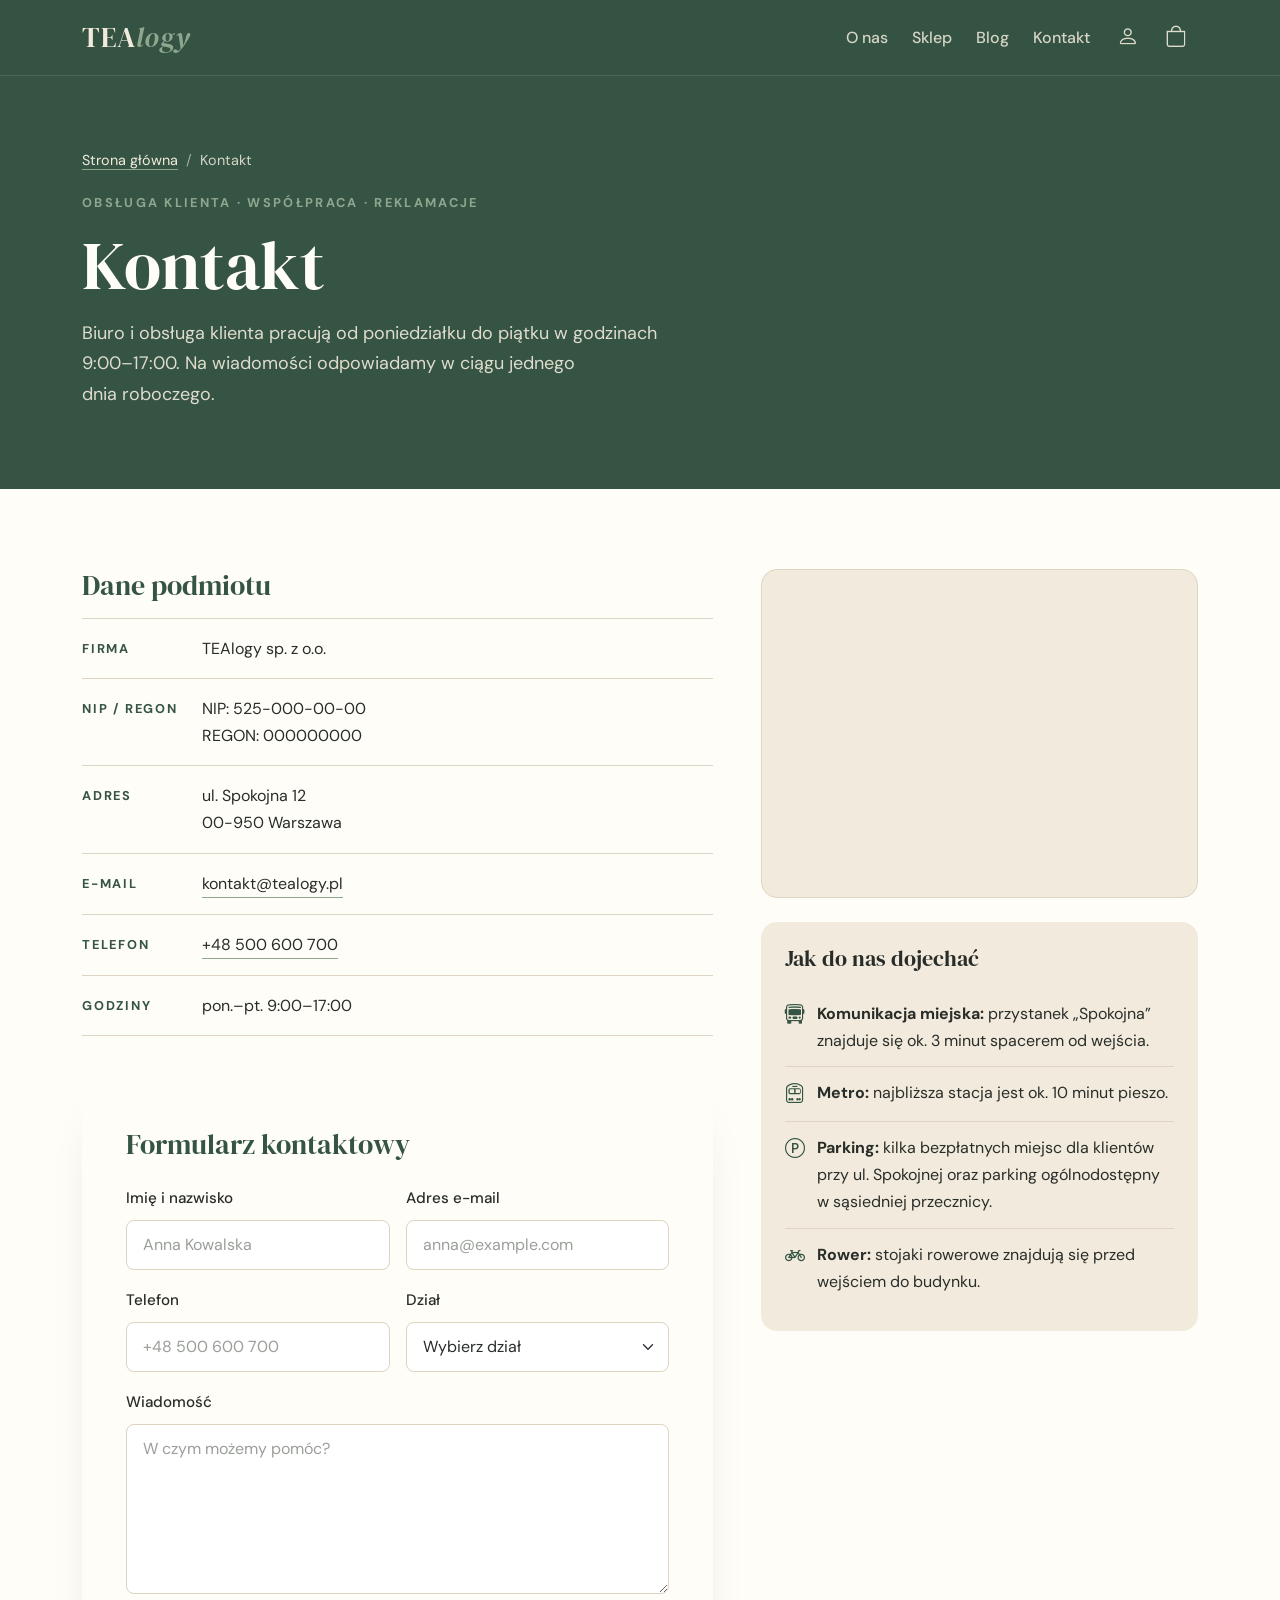
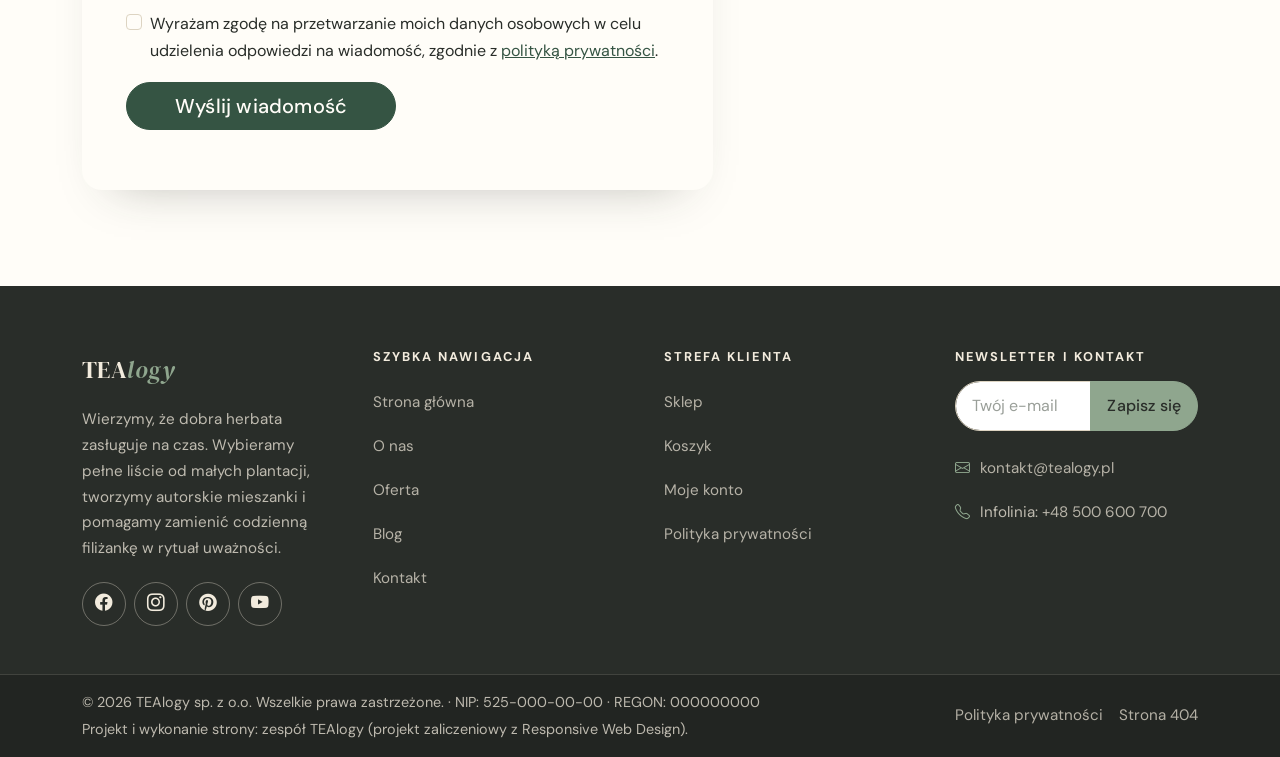
<file: kontakt 1.html>
<!DOCTYPE html>
<html lang="pl"><head>
<meta charset="UTF-8">
<meta name="viewport" content="width=device-width, initial-scale=1">
<meta name="description" content="Kontakt z TEAlogy – dane firmy, formularz kontaktowy, mapa dojazdu i wskazówki dojazdu do biura w Warszawie.">
<meta name="theme-color" content="#355443">
<title>Kontakt – TEAlogy</title>

  <link rel="preconnect" href="https://fonts.googleapis.com">
<link rel="preconnect" href="https://fonts.gstatic.com" crossorigin="">
<link href="https://fonts.googleapis.com/css2?family=DM+Sans:opsz,wght@9..40,400;9..40,500;9..40,700&amp;family=DM+Serif+Display:ital@0;1&amp;display=swap" rel="stylesheet">

  <link href="https://cdn.jsdelivr.net/npm/bootstrap@5.3.8/dist/css/bootstrap.min.css" rel="stylesheet" crossorigin="anonymous">
<link href="https://cdn.jsdelivr.net/npm/bootstrap-icons@1.11.3/font/bootstrap-icons.min.css" rel="stylesheet" crossorigin="anonymous">
<link rel="stylesheet" href="style.css">
</head>
<body>

  <header id="site-header"></header>

  <section class="page-header">
<div class="container">
<div class="row">
<div class="col-lg-8">
<nav aria-label="breadcrumb">
<ol class="breadcrumb">
<li class="breadcrumb-item"><a href="index.html">Strona główna</a></li>
<li class="breadcrumb-item active" aria-current="page">Kontakt</li>
</ol>
</nav>
<p class="eyebrow text-accent mb-3">Obsługa klienta · Współpraca · Reklamacje</p>
<h1 class="page-header-title mb-3">Kontakt</h1>
<p class="page-header-lead mb-0">
            Biuro i obsługa klienta pracują od poniedziałku do piątku w godzinach 9:00–17:00. Na wiadomości odpowiadamy w ciągu jednego dnia roboczego.
</p>
</div>
</div>
</div>
</section>

  <div class="section contact-page">
<div class="container">
<div class="row g-4 g-lg-5">

        <main class="col-lg-7">

          <section class="mb-5" aria-labelledby="dane-tytul">
<h2 id="dane-tytul" class="h3 mb-3">Dane podmiotu</h2>
<address class="contact-list mb-0">
<div class="contact-item">
<span class="contact-label">Firma</span>
<span>TEAlogy sp. z o.o.</span>
</div>
<div class="contact-item">
<span class="contact-label">NIP / REGON</span>
<span>NIP: 525-000-00-00<br>REGON: 000000000</span>
</div>
<div class="contact-item">
<span class="contact-label">Adres</span>
<span>ul. Spokojna 12<br>00-950 Warszawa</span>
</div>
<div class="contact-item">
<span class="contact-label">E-mail</span>
<a href="mailto:kontakt@tealogy.pl">kontakt@tealogy.pl</a>
</div>
<div class="contact-item">
<span class="contact-label">Telefon</span>
<a href="tel:+48500600700">+48 500 600 700</a>
</div>
<div class="contact-item">
<span class="contact-label">Godziny</span>
<span>pon.–pt. 9:00–17:00</span>
</div>
</address>
</section>

          <section class="form-card" aria-labelledby="formularz-tytul">
<h2 id="formularz-tytul" class="h3 mb-4">Formularz kontaktowy</h2>
<form action="kontakt.html" method="post" data-demo-form="Dziękujemy! Twoja wiadomość została wysłana. Odpowiemy w ciągu jednego dnia roboczego.">
<div class="row g-3">
<div class="col-md-6">
<label for="k-imie" class="form-label">Imię i nazwisko</label>
<input type="text" class="form-control" id="k-imie" name="imie" autocomplete="name" placeholder="Anna Kowalska" required="">
</div>
<div class="col-md-6">
<label for="k-email" class="form-label">Adres e-mail</label>
<input type="email" class="form-control" id="k-email" name="email" autocomplete="email" placeholder="anna@example.com" required="">
</div>
<div class="col-md-6">
<label for="k-telefon" class="form-label">Telefon</label>
<input type="tel" class="form-control" id="k-telefon" name="telefon" autocomplete="tel" placeholder="+48 500 600 700">
</div>
<div class="col-md-6">
<label for="k-dzial" class="form-label">Dział</label>
<select class="form-select" id="k-dzial" name="dzial" required="">
<option value="" selected="" disabled="">Wybierz dział</option>
<option value="obsluga">Obsługa klienta</option>
<option value="wspolpraca">Współpraca</option>
<option value="reklamacje">Reklamacje</option>
<option value="b2b">Oferta dla firm / prezenty</option>
</select>
</div>
<div class="col-12">
<label for="k-wiadomosc" class="form-label">Wiadomość</label>
<textarea class="form-control" id="k-wiadomosc" name="wiadomosc" rows="6" placeholder="W czym możemy pomóc?" required=""></textarea>
</div>
<div class="col-12">
<div class="form-check">
<input class="form-check-input" type="checkbox" id="k-zgoda" name="zgoda" required="">
<label class="form-check-label" for="k-zgoda">Wyrażam zgodę na przetwarzanie moich danych osobowych w celu udzielenia odpowiedzi na wiadomość, zgodnie z <a href="polityka-prywatnosci.html">polityką prywatności</a>.</label>
</div>
</div>
<div class="col-12">
<button type="submit" class="btn btn-primary btn-lg px-5 w-100 w-sm-auto">Wyślij wiadomość</button>
<p class="form-status mt-3 mb-0" role="status"></p>
</div>
</div>
</form>
</section>

        </main>

        <aside class="col-lg-5" aria-label="Lokalizacja i dojazd">

          <div class="map-frame ratio ratio-4x3 mb-4">
<iframe src="https://www.openstreetmap.org/export/embed.html?bbox=20.9800%2C52.2150%2C21.0400%2C52.2450&amp;layer=mapnik&amp;marker=52.2297%2C21.0122" title="Mapa dojazdu do biura TEAlogy, ul. Spokojna 12, Warszawa" loading="lazy" referrerpolicy="no-referrer-when-downgrade"></iframe>
</div>

          <div class="aside-box">
<h2 class="aside-title h5">Jak do nas dojechać</h2>
<ul class="directions-list list-unstyled mb-0">
<li><i class="bi bi-bus-front" aria-hidden="true"></i><span><strong>Komunikacja miejska:</strong> przystanek „Spokojna” znajduje się ok. 3 minut spacerem od wejścia.</span></li>
<li><i class="bi bi-train-front" aria-hidden="true"></i><span><strong>Metro:</strong> najbliższa stacja jest ok. 10 minut pieszo.</span></li>
<li><i class="bi bi-p-circle" aria-hidden="true"></i><span><strong>Parking:</strong> kilka bezpłatnych miejsc dla klientów przy ul. Spokojnej oraz parking ogólnodostępny w sąsiedniej przecznicy.</span></li>
<li><i class="bi bi-bicycle" aria-hidden="true"></i><span><strong>Rower:</strong> stojaki rowerowe znajdują się przed wejściem do budynku.</span></li>
</ul>
</div>

        </aside>

      </div>
</div>
</div>

  <footer class="site-footer" id="site-footer"></footer>

  <script src="cart.js"></script>
<script src="layout.js"></script>
<script src="https://cdn.jsdelivr.net/npm/bootstrap@5.3.8/dist/js/bootstrap.bundle.min.js" crossorigin="anonymous"></script>

</body></html>
</file>
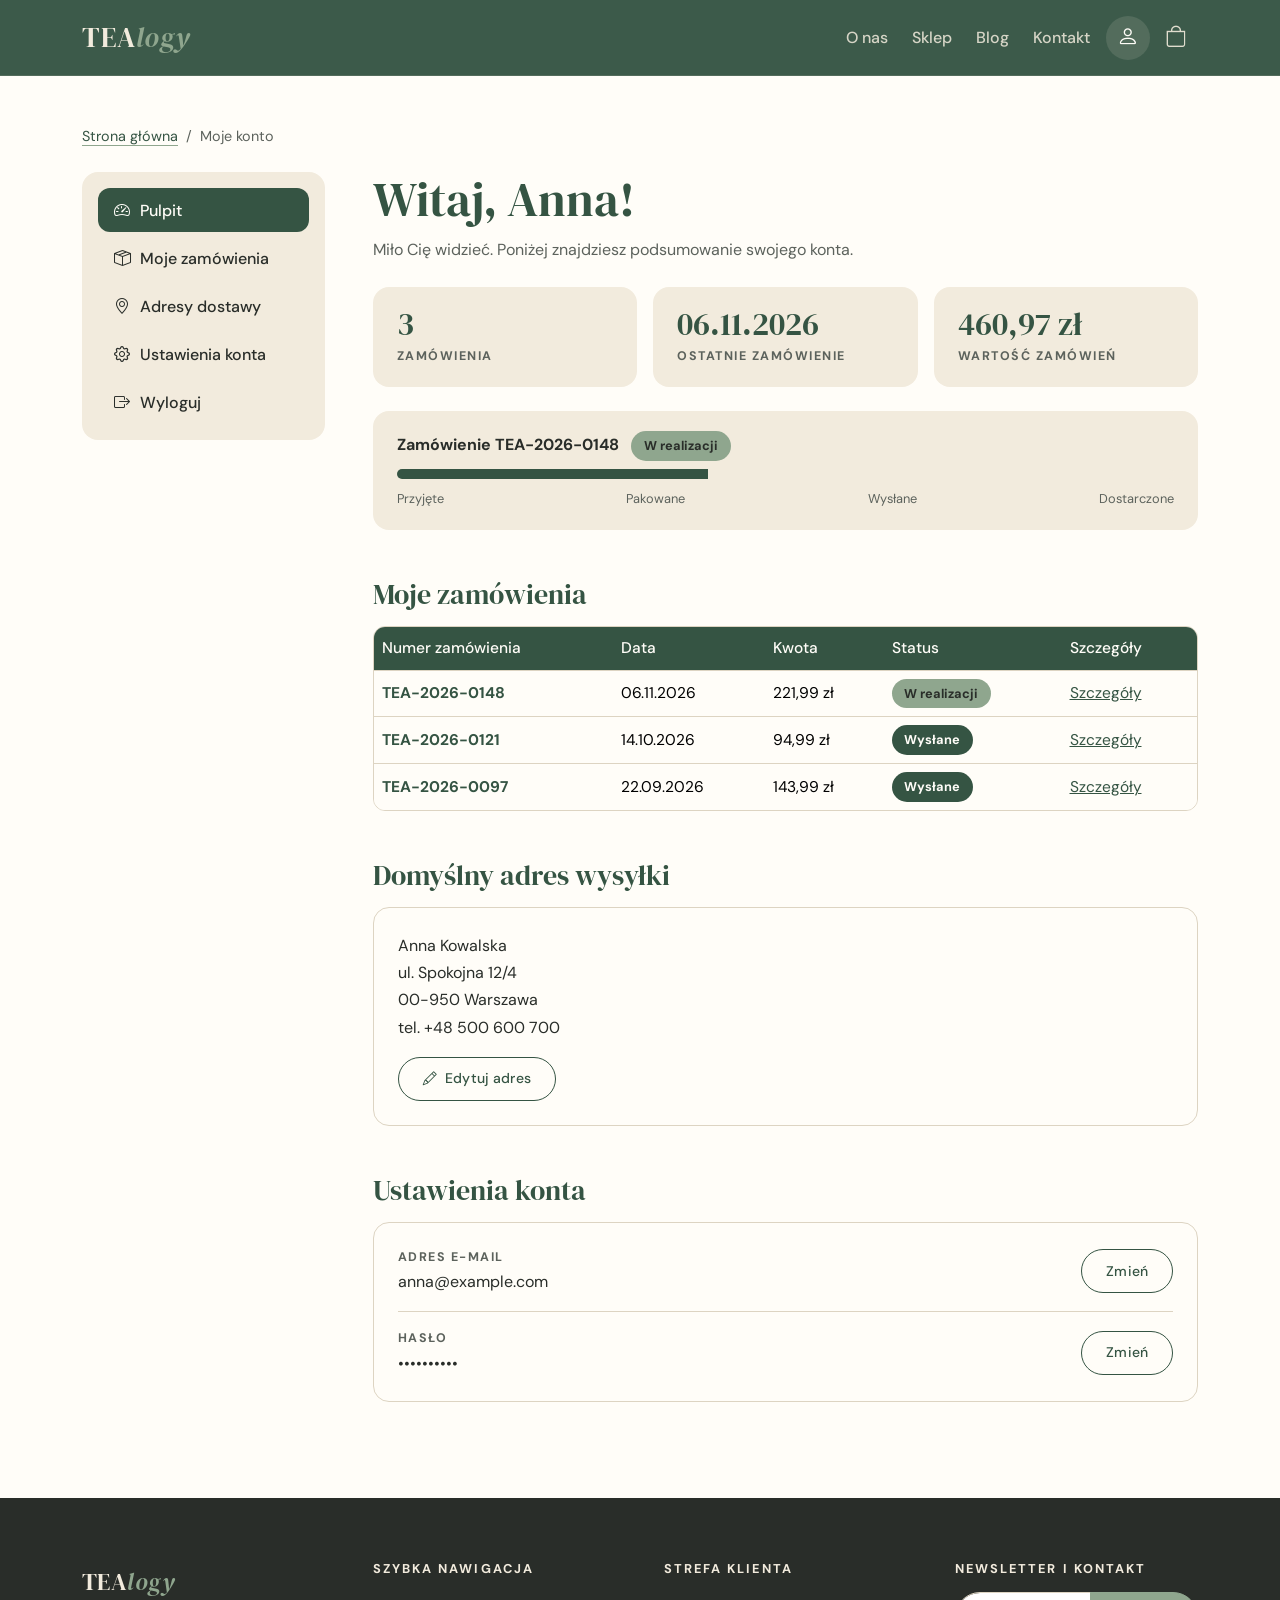
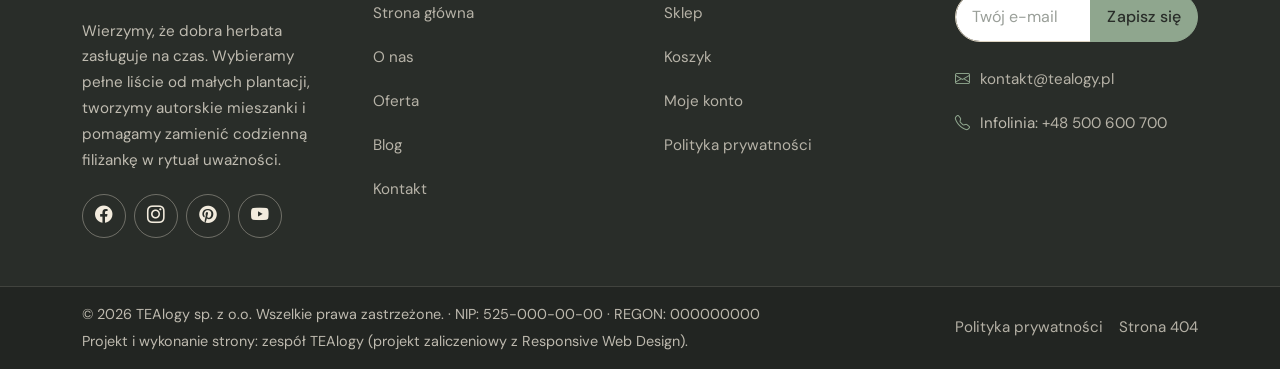
<file: konto.html>
<!DOCTYPE html>
<html lang="pl"><head>
<meta charset="UTF-8">
<meta name="viewport" content="width=device-width, initial-scale=1">
<meta name="description" content="Panel klienta TEAlogy – historia zamówień, adres dostawy i ustawienia konta.">
<meta name="theme-color" content="#355443">
<title>Moje konto – TEAlogy</title>

  <link rel="preconnect" href="https://fonts.googleapis.com">
<link rel="preconnect" href="https://fonts.gstatic.com" crossorigin="">
<link href="https://fonts.googleapis.com/css2?family=DM+Sans:opsz,wght@9..40,400;9..40,500;9..40,700&amp;family=DM+Serif+Display:ital@0;1&amp;display=swap" rel="stylesheet">

  <link href="https://cdn.jsdelivr.net/npm/bootstrap@5.3.8/dist/css/bootstrap.min.css" rel="stylesheet" crossorigin="anonymous">
<link href="https://cdn.jsdelivr.net/npm/bootstrap-icons@1.11.3/font/bootstrap-icons.min.css" rel="stylesheet" crossorigin="anonymous">
<link rel="stylesheet" href="style.css">
</head>
<body>

  <header id="site-header"></header>

  <main class="shop-page">
<div class="container">

      <nav aria-label="breadcrumb" class="breadcrumb-wrap">
<ol class="breadcrumb">
<li class="breadcrumb-item"><a href="index.html">Strona główna</a></li>
<li class="breadcrumb-item active" aria-current="page">Moje konto</li>
</ol>
</nav>

      <div class="row g-4 g-xl-5">

        <div class="col-lg-3">
<nav class="nav nav-pills flex-column account-nav" aria-label="Menu konta klienta">
<a class="nav-link active" href="#pulpit" aria-current="page"><i class="bi bi-speedometer2" aria-hidden="true"></i>Pulpit</a>
<a class="nav-link" href="#zamowienia"><i class="bi bi-box-seam" aria-hidden="true"></i>Moje zamówienia</a>
<a class="nav-link" href="#adresy"><i class="bi bi-geo-alt" aria-hidden="true"></i>Adresy dostawy</a>
<a class="nav-link" href="#ustawienia"><i class="bi bi-gear" aria-hidden="true"></i>Ustawienia konta</a>
<a class="nav-link" href="index.html"><i class="bi bi-box-arrow-right" aria-hidden="true"></i>Wyloguj</a>
</nav>
</div>

        <div class="col-lg-9">

          

          <section id="pulpit" aria-labelledby="pulpit-tytul">
<h1 id="pulpit-tytul" class="section-title mb-2">Witaj, Anna!</h1>
<p class="text-muted-brand mb-4">Miło Cię widzieć. Poniżej znajdziesz podsumowanie swojego konta.</p>

            <div class="row g-3 mb-4">
<div class="col-sm-4"><div class="stat-card"><p class="stat-value mb-1">3</p><p class="stat-label mb-0">Zamówienia</p></div></div>
<div class="col-sm-4"><div class="stat-card"><p class="stat-value mb-1">06.11.2026</p><p class="stat-label mb-0">Ostatnie zamówienie</p></div></div>
<div class="col-sm-4"><div class="stat-card"><p class="stat-value mb-1">460,97 zł</p><p class="stat-label mb-0">Wartość zamówień</p></div></div>
</div>

            <div class="order-progress stat-card">
<p class="fw-bold mb-2">Zamówienie TEA-2026-0148 <span class="status-badge status-badge--progress ms-2">W realizacji</span></p>
<div class="progress" role="progressbar" aria-label="Postęp realizacji zamówienia TEA-2026-0148" aria-valuenow="40" aria-valuemin="0" aria-valuemax="100">
<div class="progress-bar" style="width: 40%"></div>
</div>
<div class="progress-steps"><span>Przyjęte</span><span>Pakowane</span><span>Wysłane</span><span>Dostarczone</span></div>
</div>
</section>

          <section id="zamowienia" class="mt-5" aria-labelledby="zamowienia-tytul">
<h2 id="zamowienia-tytul" class="h3 mb-3">Moje zamówienia</h2>
<div class="table-responsive">
<table class="table shop-table">
<caption class="visually-hidden">Historia zamówień</caption>
<thead>
<tr>
<th scope="col">Numer zamówienia</th>
<th scope="col">Data</th>
<th scope="col">Kwota</th>
<th scope="col">Status</th>
<th scope="col">Szczegóły</th>
</tr>
</thead>
<tbody>
<tr><th scope="row">TEA-2026-0148</th><td>06.11.2026</td><td>221,99 zł</td><td><span class="status-badge status-badge--progress">W realizacji</span></td><td><a href="#">Szczegóły</a></td></tr>
<tr><th scope="row">TEA-2026-0121</th><td>14.10.2026</td><td>94,99 zł</td><td><span class="status-badge status-badge--shipped">Wysłane</span></td><td><a href="#">Szczegóły</a></td></tr>
<tr><th scope="row">TEA-2026-0097</th><td>22.09.2026</td><td>143,99 zł</td><td><span class="status-badge status-badge--shipped">Wysłane</span></td><td><a href="#">Szczegóły</a></td></tr>
</tbody>
</table>
</div>
</section>

          <section id="adresy" class="mt-5" aria-labelledby="adresy-tytul">
<h2 id="adresy-tytul" class="h3 mb-3">Domyślny adres wysyłki</h2>
<div class="address-card">
<address class="mb-3">
              Anna Kowalska<br>
              ul. Spokojna 12/4<br>
              00-950 Warszawa<br>
              tel. +48 500 600 700
</address>
<button class="btn btn-outline-primary btn-sm px-4" type="button" data-bs-toggle="collapse" data-bs-target="#edycja-adresu" aria-controls="edycja-adresu" aria-expanded="false"><i class="bi bi-pencil me-2" aria-hidden="true"></i>Edytuj adres</button>

              <div class="collapse" id="edycja-adresu">
<form class="pt-4" action="#" method="post">
<div class="row g-3">
<div class="col-12">
<label for="adres-imie" class="form-label">Imię i nazwisko</label>
<input type="text" class="form-control" id="adres-imie" name="imie" value="Anna Kowalska" autocomplete="name">
</div>
<div class="col-12">
<label for="adres-ulica" class="form-label">Ulica i numer</label>
<input type="text" class="form-control" id="adres-ulica" name="ulica" value="ul. Spokojna 12/4" autocomplete="street-address">
</div>
<div class="col-md-4">
<label for="adres-kod" class="form-label">Kod pocztowy</label>
<input type="text" class="form-control" id="adres-kod" name="kod" value="00-950" autocomplete="postal-code">
</div>
<div class="col-md-8">
<label for="adres-miasto" class="form-label">Miasto</label>
<input type="text" class="form-control" id="adres-miasto" name="miasto" value="Warszawa" autocomplete="address-level2">
</div>
<div class="col-12">
<label for="adres-telefon" class="form-label">Telefon</label>
<input type="tel" class="form-control" id="adres-telefon" name="telefon" value="+48 500 600 700" autocomplete="tel">
</div>
<div class="col-12">
<button type="submit" class="btn btn-primary px-4">Zapisz zmiany</button>
</div>
</div>
</form>
</div>
</div>
</section>

          <section id="ustawienia" class="mt-5" aria-labelledby="ustawienia-tytul">
<h2 id="ustawienia-tytul" class="h3 mb-3">Ustawienia konta</h2>
<div class="address-card">
<div class="d-flex flex-wrap justify-content-between align-items-center gap-2 pb-3 border-bottom">
<div><span class="stat-label d-block">Adres e-mail</span>anna@example.com</div>
<button type="button" class="btn btn-outline-primary btn-sm px-4">Zmień</button>
</div>
<div class="d-flex flex-wrap justify-content-between align-items-center gap-2 pt-3">
<div><span class="stat-label d-block">Hasło</span>••••••••••</div>
<button type="button" class="btn btn-outline-primary btn-sm px-4">Zmień</button>
</div>
</div>
</section>

        </div>

      </div>
</div>
</main>

  <footer class="site-footer" id="site-footer"></footer>

  <script src="cart.js"></script>
<script src="layout.js"></script>
<script src="https://cdn.jsdelivr.net/npm/bootstrap@5.3.8/dist/js/bootstrap.bundle.min.js" crossorigin="anonymous"></script>
<script>
    (function () {
      var note = document.getElementById('komunikat-zamowienie');
      if (note && !/[?&]zamowienie=ok/.test(window.location.search)) { note.remove(); }
    })();
</script>

</body></html>
</file>
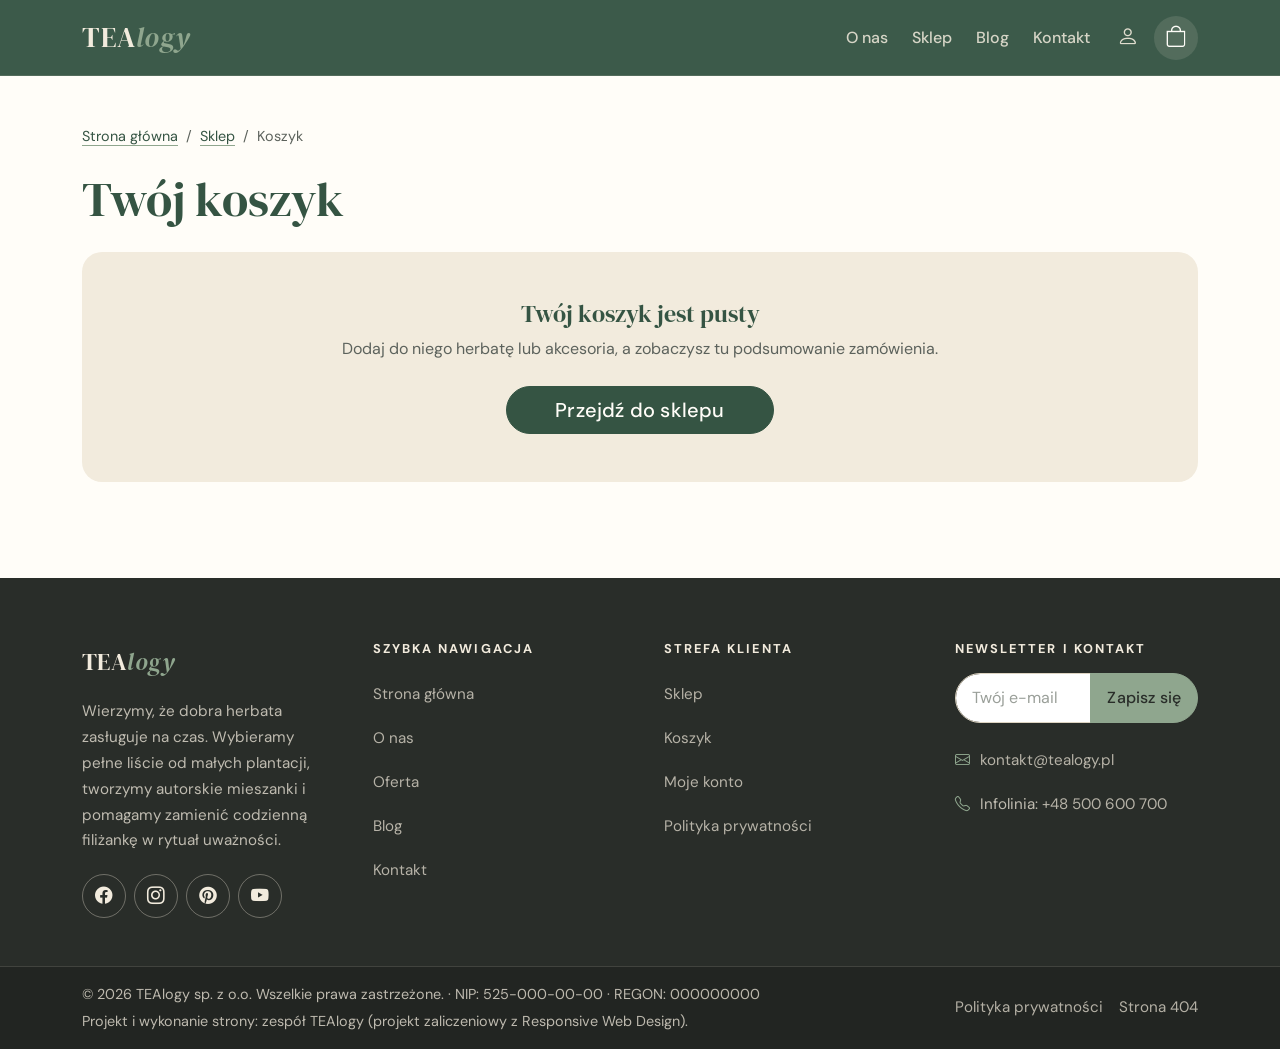
<file: koszyk.html>
<!DOCTYPE html>
<html lang="pl"><head>
<meta charset="UTF-8">
<meta name="viewport" content="width=device-width, initial-scale=1">
<meta name="description" content="Twój koszyk w sklepie TEAlogy – sprawdź produkty, wpisz kod rabatowy i przejdź do kasy.">
<meta name="theme-color" content="#355443">
<title>Koszyk – TEAlogy</title>

  <link rel="preconnect" href="https://fonts.googleapis.com">
<link rel="preconnect" href="https://fonts.gstatic.com" crossorigin="">
<link href="https://fonts.googleapis.com/css2?family=DM+Sans:opsz,wght@9..40,400;9..40,500;9..40,700&amp;family=DM+Serif+Display:ital@0;1&amp;display=swap" rel="stylesheet">

  <link href="https://cdn.jsdelivr.net/npm/bootstrap@5.3.8/dist/css/bootstrap.min.css" rel="stylesheet" crossorigin="anonymous">
<link href="https://cdn.jsdelivr.net/npm/bootstrap-icons@1.11.3/font/bootstrap-icons.min.css" rel="stylesheet" crossorigin="anonymous">
<link rel="stylesheet" href="style.css">
</head>
<body>

  <header id="site-header"></header>

  <main class="shop-page">
<div class="container">

      <nav aria-label="breadcrumb" class="breadcrumb-wrap">
<ol class="breadcrumb">
<li class="breadcrumb-item"><a href="index.html">Strona główna</a></li>
<li class="breadcrumb-item"><a href="sklep.html">Sklep</a></li>
<li class="breadcrumb-item active" aria-current="page">Koszyk</li>
</ol>
</nav>

      <h1 class="section-title mb-4" tabindex="-1">Twój koszyk</h1>

      <div id="cart-empty" class="empty-cart" hidden="">
<p class="h4 mb-2">Twój koszyk jest pusty</p>
<p class="text-muted-brand mb-4">Dodaj do niego herbatę lub akcesoria, a zobaczysz tu podsumowanie zamówienia.</p>
<a href="sklep.html" class="btn btn-primary btn-lg px-5">Przejdź do sklepu</a>
</div>

      <div id="cart-content" class="row g-4 g-xl-5" hidden="">

        <div class="col-lg-8">
<div class="table-responsive">
<table class="table shop-table">
<caption class="visually-hidden">Produkty w koszyku</caption>
<thead>
<tr>
<th scope="col">Produkt</th>
<th scope="col">Cena jednostkowa</th>
<th scope="col">Ilość</th>
<th scope="col">Wartość łączna</th>
<th scope="col">Akcja</th>
</tr>
</thead>
<tbody id="cart-body"></tbody>
</table>
</div>

          <div class="mt-4">
<h2 class="h5 mb-3">Masz kod rabatowy?</h2>
<form class="coupon-form" action="#" method="post">
<label for="kod-rabatowy" class="visually-hidden">Kod rabatowy</label>
<input type="text" class="form-control" id="kod-rabatowy" name="kod" placeholder="Wpisz kod, np. TEA10" autocomplete="off">
<button type="submit" class="btn btn-outline-primary px-4">Zastosuj</button>
</form>
</div>

          <p class="mt-4 mb-0"><a href="sklep.html" class="btn btn-link px-0"><i class="bi bi-arrow-left me-2" aria-hidden="true"></i>Kontynuuj zakupy</a></p>
</div>

        <div class="col-lg-4">
<aside class="summary-card summary-sticky" aria-labelledby="podsumowanie-tytul">
<h2 id="podsumowanie-tytul" class="h4 mb-3">Podsumowanie zamówienia</h2>
<div class="summary-row"><span>Suma częściowa</span><span id="sum-subtotal">0,00 zł</span></div>
<div class="summary-row"><span>Szacowany koszt dostawy</span><span id="sum-shipping">0,00 zł</span></div>
<div class="summary-row summary-total"><span>Łącznie brutto</span><span id="sum-total">0,00 zł</span></div>
<p class="small text-muted-brand mt-3 mb-4"><i class="bi bi-truck me-2" aria-hidden="true"></i><span id="shipping-note-text"></span></p>
<a href="zamowienie.html" class="btn btn-primary btn-lg w-100">Przejdź do kasy</a>
</aside>
</div>

      </div>
</div>
</main>

  <footer class="site-footer" id="site-footer"></footer>

  <script src="cart.js"></script>
<script src="layout.js"></script>
<script src="https://cdn.jsdelivr.net/npm/bootstrap@5.3.8/dist/js/bootstrap.bundle.min.js" crossorigin="anonymous"></script>
</body></html>
</file>
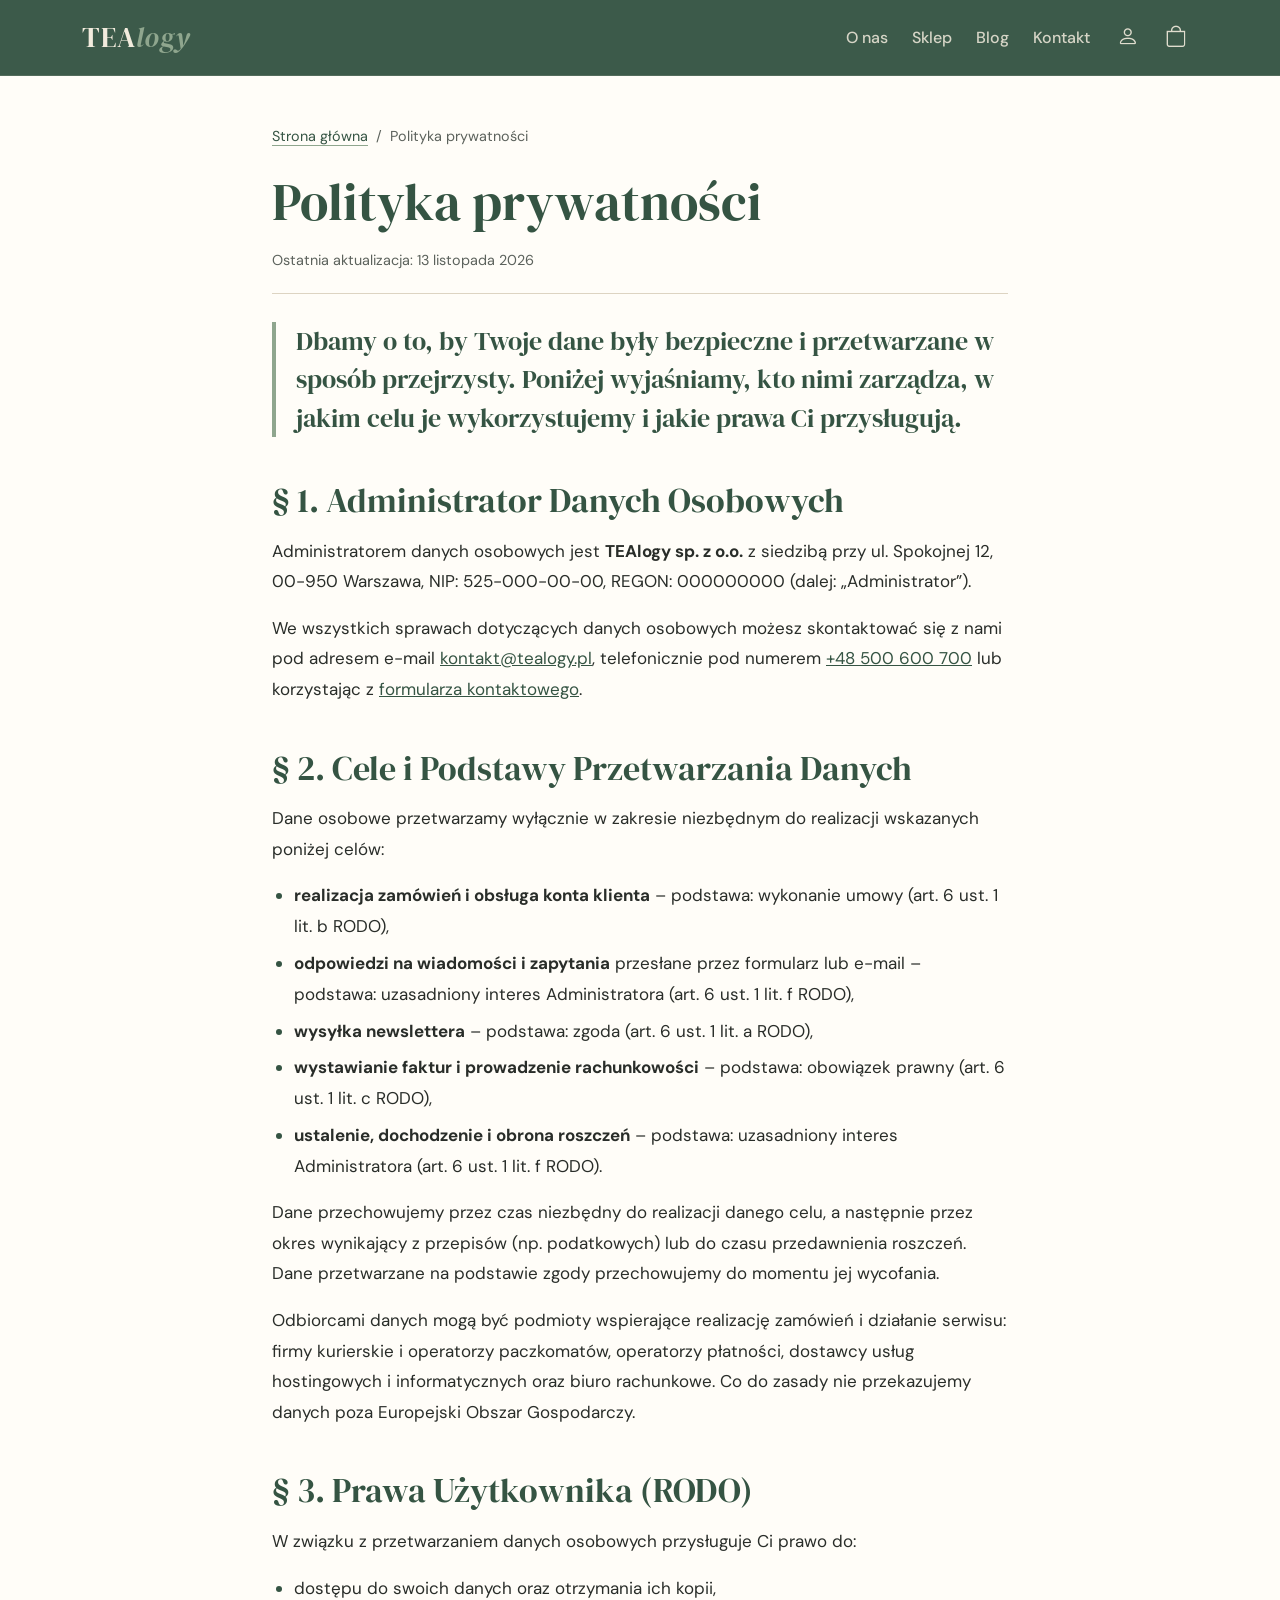
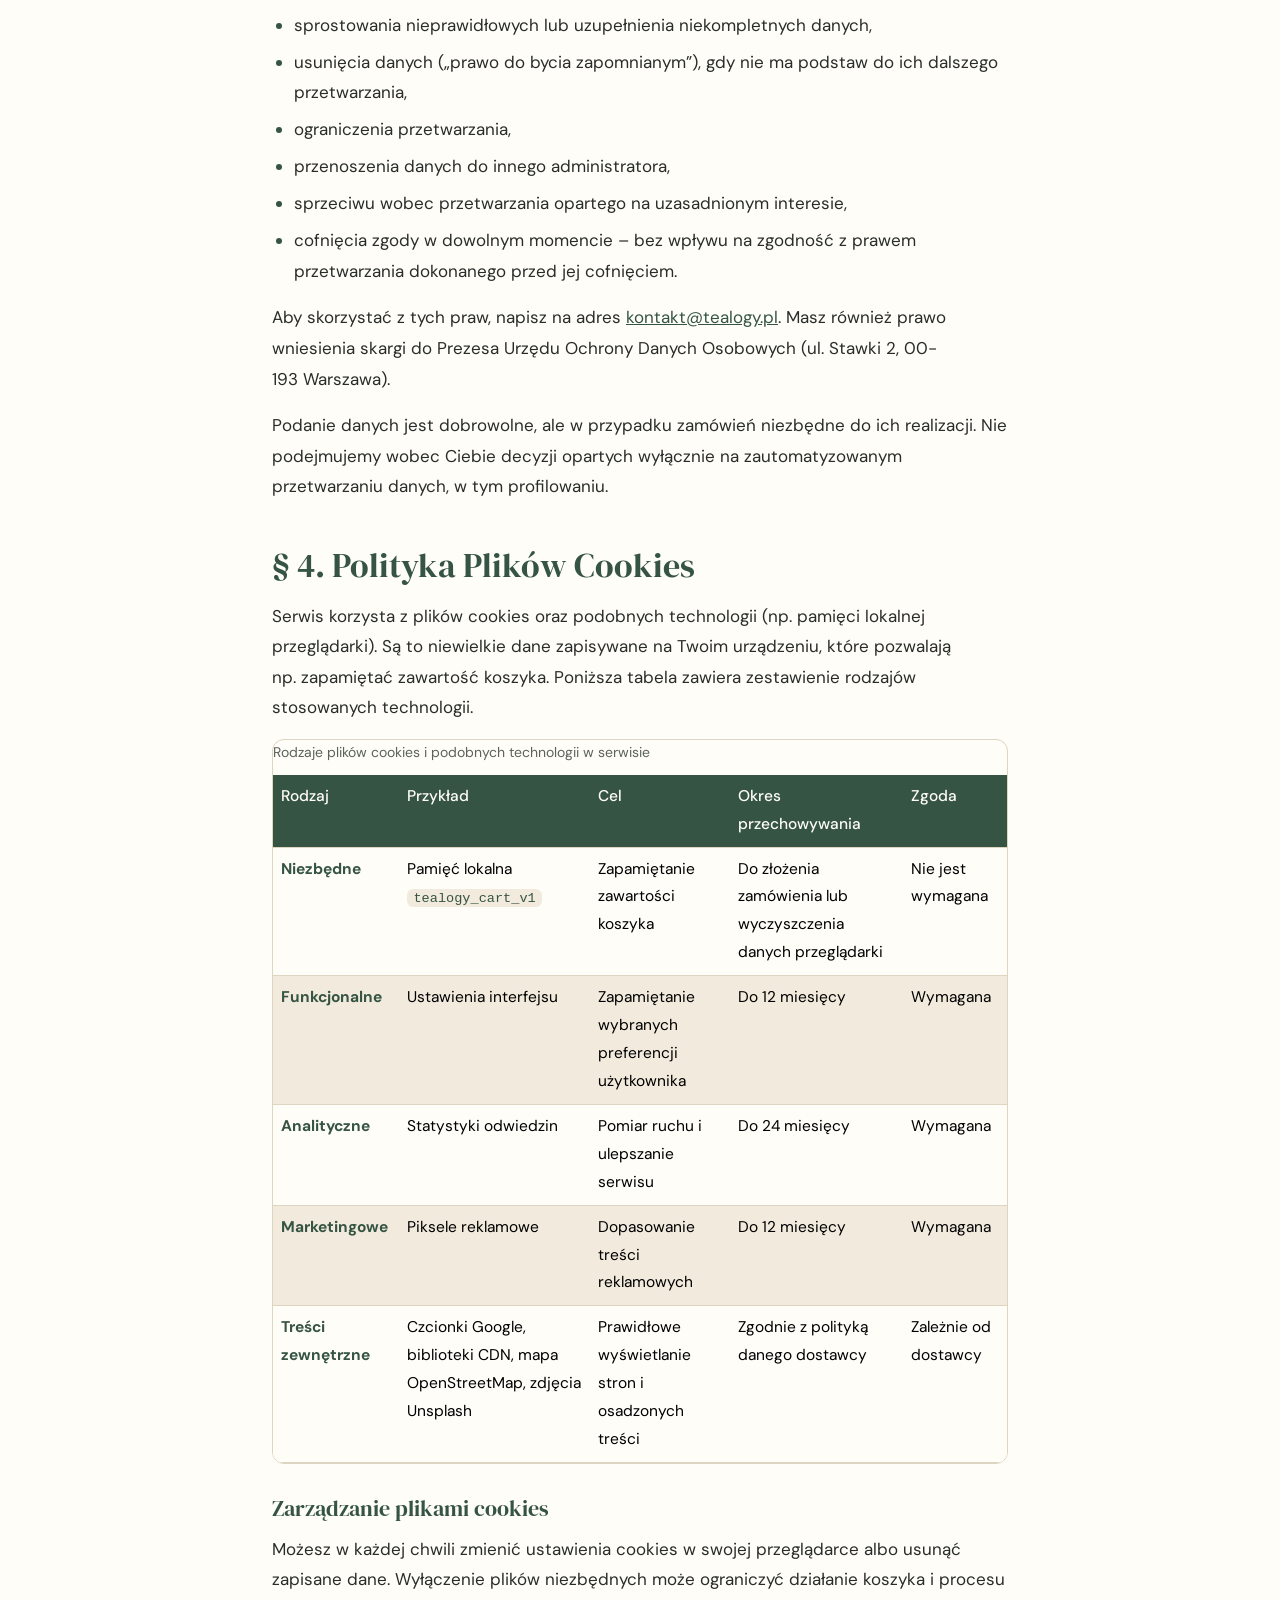
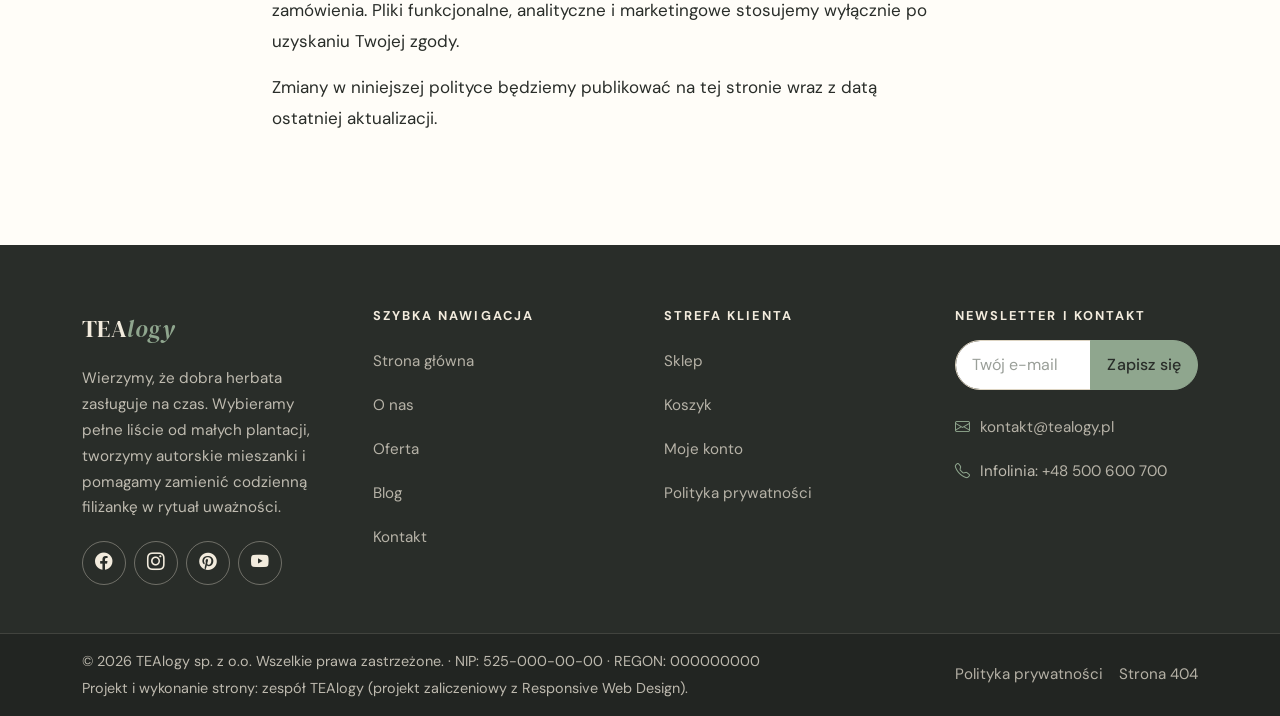
<file: polityka-prywatnosci.html>
<!DOCTYPE html>
<html lang="pl"><head>
<meta charset="UTF-8">
<meta name="viewport" content="width=device-width, initial-scale=1">
<meta name="description" content="Polityka prywatności TEAlogy – administrator danych, cele i podstawy przetwarzania, prawa użytkownika (RODO) oraz zasady stosowania plików cookies.">
<meta name="theme-color" content="#355443">
<title>Polityka prywatności – TEAlogy</title>

  <link rel="preconnect" href="https://fonts.googleapis.com">
<link rel="preconnect" href="https://fonts.gstatic.com" crossorigin="">
<link href="https://fonts.googleapis.com/css2?family=DM+Sans:opsz,wght@9..40,400;9..40,500;9..40,700&amp;family=DM+Serif+Display:ital@0;1&amp;display=swap" rel="stylesheet">

  <link href="https://cdn.jsdelivr.net/npm/bootstrap@5.3.8/dist/css/bootstrap.min.css" rel="stylesheet" crossorigin="anonymous">
<link href="https://cdn.jsdelivr.net/npm/bootstrap-icons@1.11.3/font/bootstrap-icons.min.css" rel="stylesheet" crossorigin="anonymous">
<link rel="stylesheet" href="style.css">
</head>
<body>

  <header id="site-header"></header>

  <main class="article-page">
<div class="container">
<div class="row">
<div class="col-12 col-lg-8 mx-auto">

          <nav aria-label="breadcrumb" class="breadcrumb-wrap">
<ol class="breadcrumb">
<li class="breadcrumb-item"><a href="index.html">Strona główna</a></li>
<li class="breadcrumb-item active" aria-current="page">Polityka prywatności</li>
</ol>
</nav>

          <article class="article legal-doc">
<header class="article-header">
<h1 class="article-title">Polityka prywatności</h1>
<ul class="article-meta list-unstyled">
<li>Ostatnia aktualizacja: <time datetime="2026-11-13">13 listopada 2026</time></li>
</ul>
</header>

            <div class="article-body">
<p class="article-lead">
                Dbamy o to, by Twoje dane były bezpieczne i przetwarzane w sposób przejrzysty. Poniżej wyjaśniamy, kto nimi zarządza, w jakim celu je wykorzystujemy i jakie prawa Ci przysługują.
</p>

              <h2>§ 1. Administrator Danych Osobowych</h2>
<p>
                Administratorem danych osobowych jest <strong>TEAlogy sp. z o.o.</strong> z siedzibą przy ul. Spokojnej 12, 00-950 Warszawa, NIP: 525-000-00-00, REGON: 000000000 (dalej: „Administrator”).
</p>
<p>
                We wszystkich sprawach dotyczących danych osobowych możesz skontaktować się z nami pod adresem e-mail <a href="mailto:kontakt@tealogy.pl">kontakt@tealogy.pl</a>, telefonicznie pod numerem <a href="tel:+48500600700">+48 500 600 700</a> lub korzystając z <a href="kontakt.html">formularza kontaktowego</a>.
</p>

              <h2>§ 2. Cele i Podstawy Przetwarzania Danych</h2>
<p>Dane osobowe przetwarzamy wyłącznie w zakresie niezbędnym do realizacji wskazanych poniżej celów:</p>
<ul>
<li><strong>realizacja zamówień i obsługa konta klienta</strong> – podstawa: wykonanie umowy (art. 6 ust. 1 lit. b RODO),</li>
<li><strong>odpowiedzi na wiadomości i zapytania</strong> przesłane przez formularz lub e-mail – podstawa: uzasadniony interes Administratora (art. 6 ust. 1 lit. f RODO),</li>
<li><strong>wysyłka newslettera</strong> – podstawa: zgoda (art. 6 ust. 1 lit. a RODO),</li>
<li><strong>wystawianie faktur i prowadzenie rachunkowości</strong> – podstawa: obowiązek prawny (art. 6 ust. 1 lit. c RODO),</li>
<li><strong>ustalenie, dochodzenie i obrona roszczeń</strong> – podstawa: uzasadniony interes Administratora (art. 6 ust. 1 lit. f RODO).</li>
</ul>
<p>
                Dane przechowujemy przez czas niezbędny do realizacji danego celu, a następnie przez okres wynikający z przepisów (np. podatkowych) lub do czasu przedawnienia roszczeń. Dane przetwarzane na podstawie zgody przechowujemy do momentu jej wycofania.
</p>
<p>
                Odbiorcami danych mogą być podmioty wspierające realizację zamówień i działanie serwisu: firmy kurierskie i operatorzy paczkomatów, operatorzy płatności, dostawcy usług hostingowych i informatycznych oraz biuro rachunkowe. Co do zasady nie przekazujemy danych poza Europejski Obszar Gospodarczy.
</p>

              <h2>§ 3. Prawa Użytkownika (RODO)</h2>
<p>W związku z przetwarzaniem danych osobowych przysługuje Ci prawo do:</p>
<ul>
<li>dostępu do swoich danych oraz otrzymania ich kopii,</li>
<li>sprostowania nieprawidłowych lub uzupełnienia niekompletnych danych,</li>
<li>usunięcia danych („prawo do bycia zapomnianym”), gdy nie ma podstaw do ich dalszego przetwarzania,</li>
<li>ograniczenia przetwarzania,</li>
<li>przenoszenia danych do innego administratora,</li>
<li>sprzeciwu wobec przetwarzania opartego na uzasadnionym interesie,</li>
<li>cofnięcia zgody w dowolnym momencie – bez wpływu na zgodność z prawem przetwarzania dokonanego przed jej cofnięciem.</li>
</ul>
<p>
                Aby skorzystać z tych praw, napisz na adres <a href="mailto:kontakt@tealogy.pl">kontakt@tealogy.pl</a>. Masz również prawo wniesienia skargi do Prezesa Urzędu Ochrony Danych Osobowych (ul. Stawki 2, 00-193 Warszawa).
</p>
<p>
                Podanie danych jest dobrowolne, ale w przypadku zamówień niezbędne do ich realizacji. Nie podejmujemy wobec Ciebie decyzji opartych wyłącznie na zautomatyzowanym przetwarzaniu danych, w tym profilowaniu.
</p>

              <h2>§ 4. Polityka Plików Cookies</h2>
<p>
                Serwis korzysta z plików cookies oraz podobnych technologii (np. pamięci lokalnej przeglądarki). Są to niewielkie dane zapisywane na Twoim urządzeniu, które pozwalają np. zapamiętać zawartość koszyka. Poniższa tabela zawiera zestawienie rodzajów stosowanych technologii.
</p>

              <div class="table-responsive">
<table class="table article-table">
<caption>Rodzaje plików cookies i podobnych technologii w serwisie</caption>
<thead>
<tr>
<th scope="col">Rodzaj</th>
<th scope="col">Przykład</th>
<th scope="col">Cel</th>
<th scope="col">Okres przechowywania</th>
<th scope="col">Zgoda</th>
</tr>
</thead>
<tbody>
<tr>
<th scope="row">Niezbędne</th>
<td>Pamięć lokalna <code>tealogy_cart_v1</code></td>
<td>Zapamiętanie zawartości koszyka</td>
<td>Do złożenia zamówienia lub wyczyszczenia danych przeglądarki</td>
<td>Nie jest wymagana</td>
</tr>
<tr>
<th scope="row">Funkcjonalne</th>
<td>Ustawienia interfejsu</td>
<td>Zapamiętanie wybranych preferencji użytkownika</td>
<td>Do 12 miesięcy</td>
<td>Wymagana</td>
</tr>
<tr>
<th scope="row">Analityczne</th>
<td>Statystyki odwiedzin</td>
<td>Pomiar ruchu i ulepszanie serwisu</td>
<td>Do 24 miesięcy</td>
<td>Wymagana</td>
</tr>
<tr>
<th scope="row">Marketingowe</th>
<td>Piksele reklamowe</td>
<td>Dopasowanie treści reklamowych</td>
<td>Do 12 miesięcy</td>
<td>Wymagana</td>
</tr>
<tr>
<th scope="row">Treści zewnętrzne</th>
<td>Czcionki Google, biblioteki CDN, mapa OpenStreetMap, zdjęcia Unsplash</td>
<td>Prawidłowe wyświetlanie stron i osadzonych treści</td>
<td>Zgodnie z polityką danego dostawcy</td>
<td>Zależnie od dostawcy</td>
</tr>
</tbody>
</table>
</div>

              <h3>Zarządzanie plikami cookies</h3>
<p>
                Możesz w każdej chwili zmienić ustawienia cookies w swojej przeglądarce albo usunąć zapisane dane. Wyłączenie plików niezbędnych może ograniczyć działanie koszyka i procesu zamówienia. Pliki funkcjonalne, analityczne i marketingowe stosujemy wyłącznie po uzyskaniu Twojej zgody.
</p>
<p>
                Zmiany w niniejszej polityce będziemy publikować na tej stronie wraz z datą ostatniej aktualizacji.
</p>
</div>
</article>

        </div>
</div>
</div>
</main>

  <footer class="site-footer" id="site-footer"></footer>

  <script src="cart.js"></script>
<script src="layout.js"></script>
<script src="https://cdn.jsdelivr.net/npm/bootstrap@5.3.8/dist/js/bootstrap.bundle.min.js" crossorigin="anonymous"></script>

</body></html>
</file>
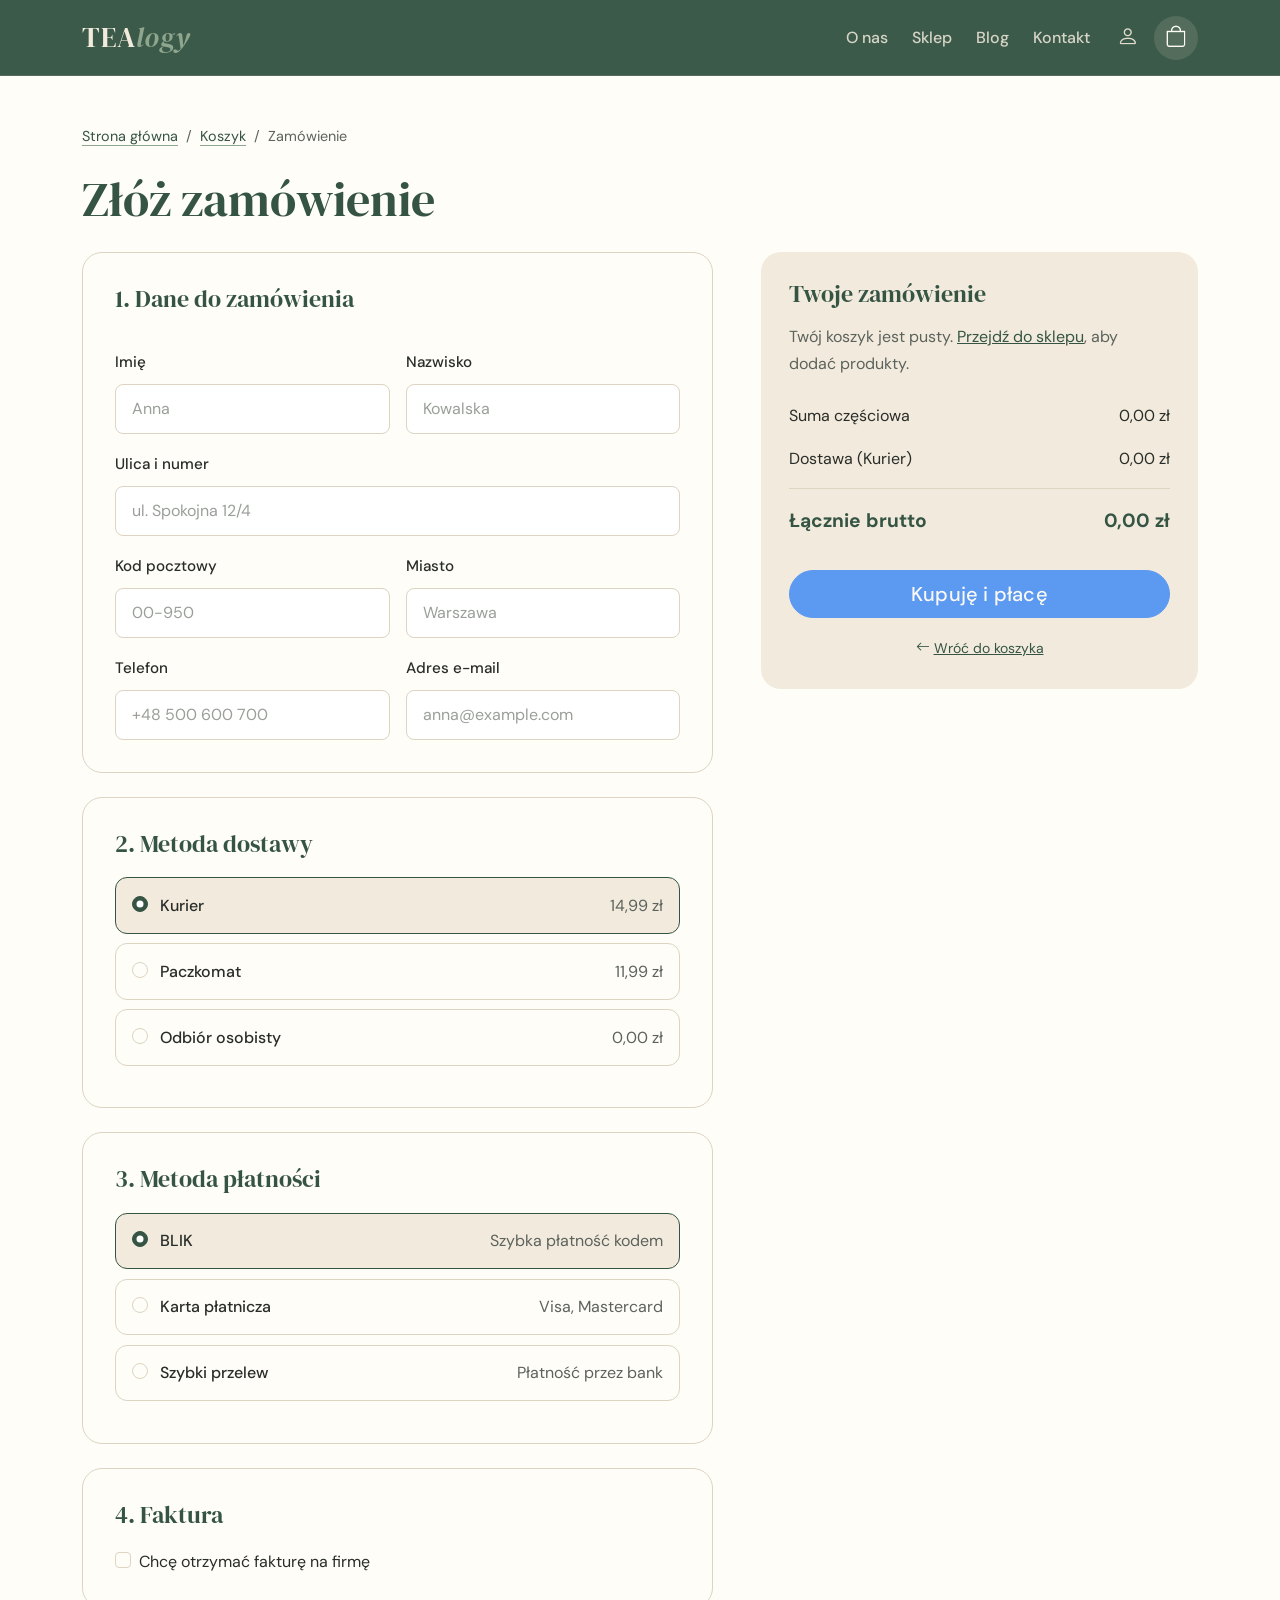
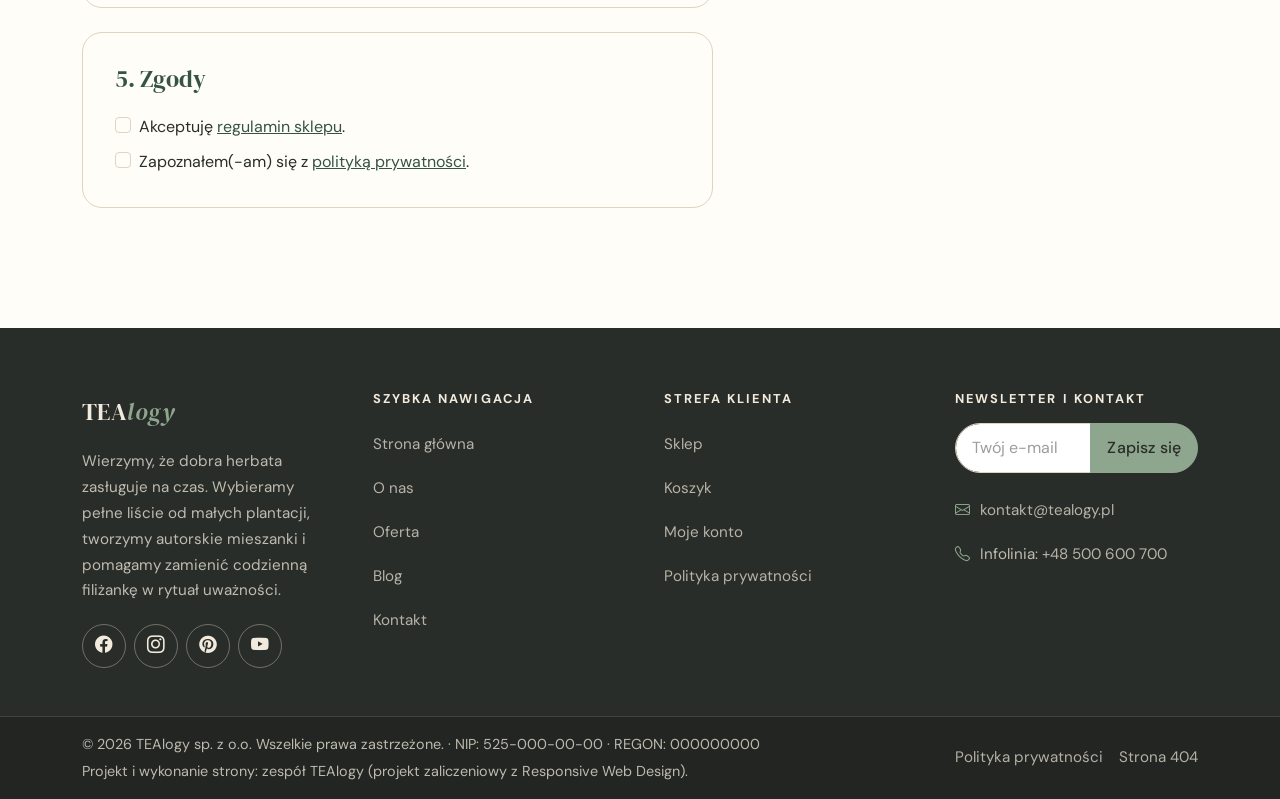
<file: zamowienie.html>
<!DOCTYPE html>
<html lang="pl"><head>
<meta charset="UTF-8">
<meta name="viewport" content="width=device-width, initial-scale=1">
<meta name="description" content="Finalizacja zamówienia w sklepie TEAlogy – dane dostawy, metoda dostawy i płatności.">
<meta name="theme-color" content="#355443">
<title>Zamówienie – TEAlogy</title>

  <link rel="preconnect" href="https://fonts.googleapis.com">
<link rel="preconnect" href="https://fonts.gstatic.com" crossorigin="">
<link href="https://fonts.googleapis.com/css2?family=DM+Sans:opsz,wght@9..40,400;9..40,500;9..40,700&amp;family=DM+Serif+Display:ital@0;1&amp;display=swap" rel="stylesheet">

  <link href="https://cdn.jsdelivr.net/npm/bootstrap@5.3.8/dist/css/bootstrap.min.css" rel="stylesheet" crossorigin="anonymous">
<link href="https://cdn.jsdelivr.net/npm/bootstrap-icons@1.11.3/font/bootstrap-icons.min.css" rel="stylesheet" crossorigin="anonymous">
<link rel="stylesheet" href="style.css">
</head>
<body>

  <header id="site-header"></header>

  <main class="shop-page">
<div class="container">

      <nav aria-label="breadcrumb" class="breadcrumb-wrap">
<ol class="breadcrumb">
<li class="breadcrumb-item"><a href="index.html">Strona główna</a></li>
<li class="breadcrumb-item"><a href="koszyk.html">Koszyk</a></li>
<li class="breadcrumb-item active" aria-current="page">Zamówienie</li>
</ol>
</nav>

      <h1 class="section-title mb-4">Złóż zamówienie</h1>

      <form id="checkout-form" action="konto.html" method="get">
<input type="hidden" name="zamowienie" value="ok">
<div class="row g-4 g-xl-5">

          <div class="col-lg-7">

            <fieldset class="checkout-section">
<legend class="checkout-section-title h4">1. Dane do zamówienia</legend>
<div class="row g-3">
<div class="col-md-6">
<label for="imie" class="form-label">Imię</label>
<input type="text" class="form-control" id="imie" name="imie" autocomplete="given-name" placeholder="Anna" required="">
</div>
<div class="col-md-6">
<label for="nazwisko" class="form-label">Nazwisko</label>
<input type="text" class="form-control" id="nazwisko" name="nazwisko" autocomplete="family-name" placeholder="Kowalska" required="">
</div>
<div class="col-12">
<label for="ulica" class="form-label">Ulica i numer</label>
<input type="text" class="form-control" id="ulica" name="ulica" autocomplete="street-address" placeholder="ul. Spokojna 12/4" required="">
</div>
<div class="col-md-6">
<label for="kod-pocztowy" class="form-label">Kod pocztowy</label>
<input type="text" class="form-control" id="kod-pocztowy" name="kod-pocztowy" autocomplete="postal-code" placeholder="00-950" inputmode="numeric" pattern="\d{2}-\d{3}" title="Kod w formacie 00-000" required="">
</div>
<div class="col-md-6">
<label for="miasto" class="form-label">Miasto</label>
<input type="text" class="form-control" id="miasto" name="miasto" autocomplete="address-level2" placeholder="Warszawa" required="">
</div>
<div class="col-md-6">
<label for="telefon" class="form-label">Telefon</label>
<input type="tel" class="form-control" id="telefon" name="telefon" autocomplete="tel" placeholder="+48 500 600 700" required="">
</div>
<div class="col-md-6">
<label for="email" class="form-label">Adres e-mail</label>
<input type="email" class="form-control" id="email" name="email" autocomplete="email" placeholder="anna@example.com" required="">
</div>
</div>
</fieldset>

            <fieldset class="checkout-section">
<legend class="checkout-section-title h4">2. Metoda dostawy</legend>
<div class="form-check option-card">
<input class="form-check-input" type="radio" name="dostawa" id="kurier" value="kurier" checked="">
<label class="form-check-label" for="kurier"><span>Kurier</span><span class="option-meta">14,99 zł</span></label>
</div>
<div class="form-check option-card">
<input class="form-check-input" type="radio" name="dostawa" id="paczkomat" value="paczkomat">
<label class="form-check-label" for="paczkomat"><span>Paczkomat</span><span class="option-meta">11,99 zł</span></label>
</div>
<div class="form-check option-card">
<input class="form-check-input" type="radio" name="dostawa" id="odbior" value="odbior">
<label class="form-check-label" for="odbior"><span>Odbiór osobisty</span><span class="option-meta">0,00 zł</span></label>
</div>
</fieldset>

            <fieldset class="checkout-section">
<legend class="checkout-section-title h4">3. Metoda płatności</legend>
<div class="form-check option-card">
<input class="form-check-input" type="radio" name="platnosc" id="blik" value="blik" checked="">
<label class="form-check-label" for="blik"><span>BLIK</span><span class="option-meta">Szybka płatność kodem</span></label>
</div>
<div class="form-check option-card">
<input class="form-check-input" type="radio" name="platnosc" id="karta" value="karta">
<label class="form-check-label" for="karta"><span>Karta płatnicza</span><span class="option-meta">Visa, Mastercard</span></label>
</div>
<div class="form-check option-card">
<input class="form-check-input" type="radio" name="platnosc" id="przelew" value="przelew">
<label class="form-check-label" for="przelew"><span>Szybki przelew</span><span class="option-meta">Płatność przez bank</span></label>
</div>
</fieldset>

            <div class="checkout-section">
<h2 class="checkout-section-title h4">4. Faktura</h2>
<div class="form-check mb-0">
<input class="form-check-input" type="checkbox" id="faktura" name="faktura" data-bs-toggle="collapse" data-bs-target="#faktura-pola" aria-controls="faktura-pola" aria-expanded="false">
<label class="form-check-label" for="faktura">Chcę otrzymać fakturę na firmę</label>
</div>
<div class="collapse" id="faktura-pola">
<div class="row g-3 pt-3">
<div class="col-md-6">
<label for="nip" class="form-label">NIP</label>
<input type="text" class="form-control" id="nip" name="nip" inputmode="numeric" pattern="[0-9]{10}" title="NIP składa się z 10 cyfr" placeholder="0000000000">
</div>
<div class="col-md-6">
<label for="nazwa-firmy" class="form-label">Nazwa firmy</label>
<input type="text" class="form-control" id="nazwa-firmy" name="nazwa-firmy" autocomplete="organization">
</div>
</div>
</div>
</div>

            <div class="checkout-section">
<h2 class="checkout-section-title h4">5. Zgody</h2>
<div class="form-check mb-2">
<input class="form-check-input" type="checkbox" id="regulamin" name="regulamin" required="">
<label class="form-check-label" for="regulamin">Akceptuję <a href="#">regulamin sklepu</a>.</label>
</div>
<div class="form-check mb-0">
<input class="form-check-input" type="checkbox" id="prywatnosc" name="prywatnosc" required="">
<label class="form-check-label" for="prywatnosc">Zapoznałem(-am) się z <a href="polityka-prywatnosci.html">polityką prywatności</a>.</label>
</div>
</div>

          </div>

          <div class="col-lg-5">
<aside class="summary-card summary-sticky" aria-labelledby="twoje-zamowienie">
<h2 id="twoje-zamowienie" class="h4 mb-3">Twoje zamówienie</h2>
<div id="order-items"></div>
<p id="order-empty" class="mb-3" hidden="">Twój koszyk jest pusty. <a href="sklep.html">Przejdź do sklepu</a>, aby dodać produkty.</p>
<div class="summary-row"><span>Suma częściowa</span><span id="sum-subtotal">0,00 zł</span></div>
<div class="summary-row"><span id="sum-shipping-label">Dostawa (Kurier)</span><span id="sum-shipping">0,00 zł</span></div>
<div class="summary-row summary-total"><span>Łącznie brutto</span><span id="sum-total">0,00 zł</span></div>
<button type="submit" class="btn btn-primary btn-lg w-100 mt-4" id="submit-order">Kupuję i płacę</button>
<p class="mt-3 mb-0 text-center"><a href="koszyk.html" class="small"><i class="bi bi-arrow-left me-1" aria-hidden="true"></i>Wróć do koszyka</a></p>
</aside>
</div>

        </div>
</form>

    </div>
</main>

  <footer class="site-footer" id="site-footer"></footer>

  <script src="cart.js"></script>
<script src="layout.js"></script>
<script src="https://cdn.jsdelivr.net/npm/bootstrap@5.3.8/dist/js/bootstrap.bundle.min.js" crossorigin="anonymous"></script>
</body></html>
</file>
<file: style.css>
/* ==========================================================
 TEAlogy – arkusz stylów (Księga Stylu)
 ========================================================== */

:root {
 --brand-primary: #355443;
 --brand-primary-dark: #284034;
 --brand-cream: #F2EBDD;
 --brand-accent: #8FA68E;
 --brand-accent-dark: #7A9279;
 --brand-text: #292D29;
 --brand-muted: #5C625C;
 --brand-white: #FFFDF8;

 --font-heading: "DM Serif Display", Georgia, serif;
 --font-body: "DM Sans", system-ui, -apple-system, "Segoe UI", sans-serif;

 --nav-height: 76px;

 /* Nadpisanie zmiennych Bootstrapa */
 --bs-primary: var(--brand-primary);
 --bs-primary-rgb: 53, 84, 67;
 --bs-body-color: var(--brand-text);
 --bs-body-color-rgb: 41, 45, 41;
 --bs-body-bg: var(--brand-white);
 --bs-body-font-family: var(--font-body);
 --bs-body-line-height: 1.7;
 --bs-link-color: var(--brand-primary);
 --bs-link-color-rgb: 53, 84, 67;
 --bs-link-hover-color: var(--brand-primary-dark);
 --bs-link-hover-color-rgb: 40, 64, 52;
 --bs-border-color: #DDD4C2;
 --bs-border-radius: 0.5rem;
 }

/* ---------- Podstawy ---------- */
 html {
 scroll-behavior: smooth;
 scroll-padding-top: var(--nav-height);
 }

@media (prefers-reduced-motion: reduce) {
 html { scroll-behavior: auto; }
 }

body {
 font-family: var(--font-body);
 color: var(--brand-text);
 background-color: var(--brand-white);
 font-size: 1rem;
 -webkit-font-smoothing: antialiased;
 }

h1, h2, h3, h4, .h1, .h2, .h3, .h4 {
 font-family: var(--font-heading);
 font-weight: 400;
 line-height: 1.15;
 color: var(--brand-primary);
 }

p { text-wrap: pretty; }

a { transition: color 0.2s ease; }

.text-primary { color: var(--brand-primary) !important; }
 .text-accent { color: var(--brand-accent) !important; }
 .text-muted-brand { color: var(--brand-muted); }
 .bg-cream { background-color: var(--brand-cream); }

.eyebrow {
 font-size: 0.8rem;
 font-weight: 700;
 letter-spacing: 0.18em;
 text-transform: uppercase;
 }

/* ---------- Sekcje ---------- */
 .section {
 padding: 4.5rem 0;
 }

@media (min-width: 992px) {
 .section { padding: 7rem 0; }
 }

.section-title {
 font-size: clamp(2rem, 4vw + 0.5rem, 3rem);
 text-wrap: balance;
 }

/* ---------- Przyciski ---------- */
 .btn {
 font-weight: 500;
 border-radius: 999px;
 letter-spacing: 0.01em;
 transition: background-color 0.2s ease, border-color 0.2s ease, color 0.2s ease, transform 0.2s ease;
 }

.btn:hover { transform: translateY(-1px); }

.btn-primary {
 --bs-btn-bg: var(--brand-primary);
 --bs-btn-border-color: var(--brand-primary);
 --bs-btn-color: var(--brand-white);
 --bs-btn-hover-bg: var(--brand-primary-dark);
 --bs-btn-hover-border-color: var(--brand-primary-dark);
 --bs-btn-hover-color: var(--brand-white);
 --bs-btn-active-bg: var(--brand-primary-dark);
 --bs-btn-active-border-color: var(--brand-primary-dark);
 --bs-btn-focus-shadow-rgb: 53, 84, 67;
 }

.btn-accent {
 --bs-btn-bg: var(--brand-accent);
 --bs-btn-border-color: var(--brand-accent);
 --bs-btn-color: var(--brand-text);
 --bs-btn-hover-bg: var(--brand-cream);
 --bs-btn-hover-border-color: var(--brand-cream);
 --bs-btn-hover-color: var(--brand-primary);
 --bs-btn-active-bg: var(--brand-accent-dark);
 --bs-btn-active-border-color: var(--brand-accent-dark);
 --bs-btn-active-color: var(--brand-text);
 --bs-btn-focus-shadow-rgb: 143, 166, 142;
 }

.btn-outline-light {
 --bs-btn-color: var(--brand-cream);
 --bs-btn-border-color: rgba(242, 235, 221, 0.6);
 --bs-btn-hover-bg: var(--brand-cream);
 --bs-btn-hover-border-color: var(--brand-cream);
 --bs-btn-hover-color: var(--brand-primary);
 }

@media (min-width: 576px) {
 .w-sm-auto { width: auto !important; }
 }

/* ---------- Nawigacja ---------- */
 .site-nav {
 min-height: var(--nav-height);
 background-color: rgba(53, 84, 67, 0.96);
 backdrop-filter: blur(8px);
 -webkit-backdrop-filter: blur(8px);
 border-bottom: 1px solid rgba(242, 235, 221, 0.12);
 }

.brand-logo {
 font-family: var(--font-heading);
 font-size: 1.75rem;
 color: var(--brand-cream);
 text-decoration: none;
 letter-spacing: 0.02em;
 }

.brand-logo span {
 font-style: italic;
 color: var(--brand-accent);
 }

.brand-logo:hover,
 .brand-logo:focus { color: var(--brand-white); }

.site-nav .nav-link {
 color: rgba(242, 235, 221, 0.85);
 font-weight: 500;
 padding: 0.6rem 0;
 }

.site-nav .nav-link:hover,
 .site-nav .nav-link:focus {
 color: var(--brand-white);
 }

@media (min-width: 992px) {
 .site-nav .nav-link { padding: 0.5rem 0.9rem; }
 }

@media (max-width: 991.98px) {
 .site-nav .navbar-collapse { padding: 0.75rem 0 1.25rem; }
 }

.navbar-toggler {
 border-color: rgba(242, 235, 221, 0.35);
 }

.navbar-toggler:focus {
 box-shadow: 0 0 0 0.2rem rgba(143, 166, 142, 0.5);
 }

/* ---------- Hero ---------- */
 .hero {
 position: relative;
 min-height: 100vh;
 min-height: 100svh;
 padding: calc(var(--nav-height) + 3rem) 0 4rem;
 color: var(--brand-cream);
 background-color: var(--brand-primary);
 background-image:
 linear-gradient(90deg, rgba(31, 50, 40, 0.94) 0%, rgba(40, 64, 52, 0.82) 45%, rgba(40, 64, 52, 0.35) 100%),
 url("https://images.unsplash.com/photo-1512895087696-f9b474716b8d?q=80&w=1470&auto=format&fit=crop&ixlib=rb-4.1.0&ixid=NHwxMjA3fDA%3D");
 background-size: cover;
 background-position: center right;
 }

@media (max-width: 767.98px) {
 .hero {
 background-image:
 linear-gradient(180deg, rgba(31, 50, 40, 0.92) 0%, rgba(40, 64, 52, 0.85) 100%),
 url("https://images.unsplash.com/photo-1512895087696-f9b474716b8d?q=80&w=1470&auto=format&fit=crop&ixlib=rb-4.1.0&ixid=NHwxMjA3fDA%3D");
 }
 }

.hero-title {
 font-size: clamp(3rem, 8vw + 1rem, 5.5rem);
 color: var(--brand-white);
 line-height: 1;
 }

.hero-tagline {
 font-style: italic;
 font-size: clamp(1.6rem, 3vw + 0.75rem, 2.6rem);
 color: var(--brand-accent);
 margin-top: 0.75rem;
 line-height: 1.2;
 }

.hero-lead {
 font-size: 1.125rem;
 color: rgba(242, 235, 221, 0.9);
 max-width: 34rem;
 }

/* ---------- O nas ---------- */
 .feature-list li {
 position: relative;
 padding-left: 2rem;
 margin-bottom: 0.75rem;
 font-weight: 500;
 }

.feature-list li::before {
 content: "";
 position: absolute;
 left: 0;
 top: 0.55em;
 width: 1.1rem;
 height: 0.55rem;
 border-radius: 100% 0;
 background-color: var(--brand-accent);
 }

.about-figure {
 position: relative;
 padding: 0 1rem 1rem 0;
 }

.about-figure::before {
 content: "";
 position: absolute;
 inset: 1.5rem 0 0 1.5rem;
 border-radius: 1rem;
 background-color: var(--brand-accent);
 opacity: 0.35;
 }

.about-figure img {
 position: relative;
 aspect-ratio: 4 / 5;
 object-fit: cover;
 width: 100%;
 }

.shadow-soft {
 box-shadow: 0 1.5rem 3rem -1.5rem rgba(41, 45, 41, 0.35);
 }

/* ---------- Oferta ---------- */
 .offer-card {
 border: 1px solid var(--bs-border-color);
 border-radius: 1rem;
 overflow: hidden;
 background-color: var(--brand-white);
 transition: transform 0.3s ease, box-shadow 0.3s ease;
 }

.offer-card:hover {
 transform: translateY(-6px);
 box-shadow: 0 1.5rem 2.5rem -1.5rem rgba(53, 84, 67, 0.4);
 }

.offer-card .card-img-top {
 width: 100%;
 height: auto;
 aspect-ratio: 4 / 3;
 object-fit: cover;
 }

.offer-card .card-body {
 padding: 1.75rem;
 }

.card-number {
 display: inline-block;
 font-family: var(--font-heading);
 font-style: italic;
 font-size: 1.1rem;
 color: var(--brand-accent);
 margin-bottom: 0.5rem;
 }

.offer-card .card-text {
 color: var(--brand-muted);
 margin-bottom: 0;
 }

/* ---------- Kontakt ---------- */
 .contact-list {
 font-style: normal;
 border-top: 1px solid var(--bs-border-color);
 }

.contact-item {
 display: flex;
 flex-direction: column;
 gap: 0.15rem;
 padding: 1rem 0;
 border-bottom: 1px solid var(--bs-border-color);
 }

@media (min-width: 576px) {
 .contact-item {
 flex-direction: row;
 gap: 1.5rem;
 }
 }

.contact-label {
 flex: 0 0 6rem;
 font-size: 0.8rem;
 font-weight: 700;
 letter-spacing: 0.14em;
 text-transform: uppercase;
 color: var(--brand-primary);
 padding-top: 0.2rem;
 }

.contact-item a {
 color: var(--brand-text);
 text-decoration: none;
 border-bottom: 1px solid var(--brand-accent);
 }

.contact-item a:hover { color: var(--brand-primary); }

.form-card {
 background-color: var(--brand-white);
 border-radius: 1.25rem;
 padding: 1.75rem;
 box-shadow: 0 1.5rem 3rem -2rem rgba(41, 45, 41, 0.35);
 }

@media (min-width: 768px) {
 .form-card { padding: 2.75rem; }
 }

.form-label {
 font-weight: 500;
 font-size: 0.95rem;
 }

.form-control,
 .form-select {
 padding: 0.75rem 1rem;
 border-color: var(--bs-border-color);
 background-color: #FFFFFF;
 color: var(--brand-text);
 }

.form-control::placeholder { color: #9A9F99; }

.form-control:focus,
 .form-select:focus {
 border-color: var(--brand-accent);
 box-shadow: 0 0 0 0.25rem rgba(143, 166, 142, 0.3);
 }

/* ---------- Stopka ---------- */
 .site-footer {
 background-color: var(--brand-text);
 color: rgba(242, 235, 221, 0.75);
 padding: 3rem 0;
 }

.footer-logo { font-size: 1.5rem; }

.footer-meta {
 font-size: 0.9rem;
 line-height: 1.6;
 }


/* ==== MODUŁ BLOGA ==== */

/* ---------- Dostępność: focus i ruch ---------- */
 a:focus-visible,
 .btn:focus-visible,
 .page-link:focus-visible,
 .form-control:focus-visible,
 .form-select:focus-visible,
 .navbar-toggler:focus-visible {
 outline: 3px solid var(--brand-accent);
 outline-offset: 3px;
 }

.site-footer a:focus-visible,
 .page-header a:focus-visible { outline-color: var(--brand-cream); }

@media (prefers-reduced-motion: reduce) {
 .btn,
 .btn:hover,
 .post-card,
 .post-card:hover,
 .post-card .card-img-top,
 .post-card:hover .card-img-top,
 .post-link-arrow,
 .share-btn,
 .share-btn:hover,
 .post-nav-link,
 .post-nav-link:hover {
 transition: none;
 transform: none;
 }
 }

/* ---------- Kontakt: karta formularza na jasnym tle ---------- */
 #kontakt .form-card,
 .comment-form {
 border: 1px solid var(--bs-border-color);
 }

/* ---------- Nagłówek podstrony (page header) ---------- */
 .page-header {
 padding: calc(var(--nav-height) + 3rem) 0 3.5rem;
 background-color: var(--brand-primary);
 color: var(--brand-cream);
 }

@media (min-width: 992px) {
 .page-header { padding: calc(var(--nav-height) + 4.5rem) 0 5rem; }
 }

.page-header-title {
 font-size: clamp(2.5rem, 6vw + 0.5rem, 4.25rem);
 color: var(--brand-white);
 line-height: 1.05;
 }

.page-header-lead {
 font-size: 1.125rem;
 color: rgba(242, 235, 221, 0.9);
 max-width: 38rem;
 }

.blog-section { padding: 3.5rem 0 4.5rem; }

@media (min-width: 992px) {
 .blog-section { padding: 5rem 0 6rem; }
 }

/* ---------- Karta wpisu ---------- */
 .post-card {
 position: relative;
 border: 1px solid var(--bs-border-color);
 border-radius: 1rem;
 overflow: hidden;
 background-color: var(--brand-white);
 transition: transform 0.3s ease, box-shadow 0.3s ease;
 }

.post-card:hover,
 .post-card:focus-within {
 transform: translateY(-6px);
 box-shadow: 0 1.5rem 2.5rem -1.5rem rgba(53, 84, 67, 0.4);
 }

.post-card .card-img-top {
 width: 100%;
 height: auto;
 aspect-ratio: 3 / 2;
 object-fit: cover;
 }

.post-card .card-body {
 display: flex;
 flex-direction: column;
 padding: 1.5rem;
 }

.post-card .card-title { margin-bottom: 0.75rem; }

.post-card .card-title a {
 color: var(--brand-primary);
 text-decoration: none;
 }

.post-card .card-title a:hover { color: var(--brand-primary-dark); }

.post-card .card-text {
 color: var(--brand-muted);
 font-size: 0.97rem;
 margin-bottom: 1.25rem;
 }

.post-card .post-link { margin-top: auto; }

.post-meta {
 display: flex;
 flex-wrap: wrap;
 align-items: center;
 gap: 0.5rem 0.9rem;
 margin-bottom: 0.9rem;
 }

/* ---------- Tag kategorii i data ---------- */
 .post-tag {
 display: inline-block;
 padding: 0.25rem 0.8rem;
 border-radius: 999px;
 background-color: var(--brand-cream);
 color: var(--brand-primary);
 font-size: 0.75rem;
 font-weight: 700;
 letter-spacing: 0.1em;
 text-transform: uppercase;
 }

.post-date {
 font-size: 0.875rem;
 color: var(--brand-muted);
 }

.post-link {
 font-weight: 700;
 font-size: 0.95rem;
 color: var(--brand-primary);
 }

.post-link-arrow {
 display: inline-block;
 transition: transform 0.2s ease;
 }

.post-card:hover .post-link-arrow { transform: translateX(4px); }

/* ---------- Paginacja ---------- */
 .pagination {
 --bs-pagination-color: var(--brand-primary);
 --bs-pagination-bg: var(--brand-white);
 --bs-pagination-border-color: var(--bs-border-color);
 --bs-pagination-hover-color: var(--brand-primary-dark);
 --bs-pagination-hover-bg: var(--brand-cream);
 --bs-pagination-hover-border-color: var(--bs-border-color);
 --bs-pagination-focus-color: var(--brand-primary-dark);
 --bs-pagination-focus-bg: var(--brand-cream);
 --bs-pagination-focus-box-shadow: 0 0 0 0.25rem rgba(143, 166, 142, 0.4);
 --bs-pagination-active-color: var(--brand-white);
 --bs-pagination-active-bg: var(--brand-primary);
 --bs-pagination-active-border-color: var(--brand-primary);
 --bs-pagination-disabled-color: var(--brand-muted);
 --bs-pagination-disabled-bg: var(--brand-cream);
 --bs-pagination-disabled-border-color: var(--bs-border-color);
 --bs-pagination-border-radius: 999px;
 flex-wrap: wrap;
 gap: 0.35rem;
 }

.pagination .page-link {
 border-radius: 999px;
 font-weight: 500;
 padding: 0.5rem 1rem;
 }

/* ---------- Aside ---------- */
 .aside-box {
 padding: 1.5rem;
 margin-bottom: 1.5rem;
 background-color: var(--brand-cream);
 border-radius: 1rem;
 }

.aside-title {
 font-size: 1.35rem;
 margin-bottom: 1rem;
 }

.search-form {
 display: flex;
 gap: 0.5rem;
 }

.search-form .form-control {
 border-radius: 999px;
 min-width: 0;
 }

.search-btn {
 display: inline-flex;
 align-items: center;
 justify-content: center;
 flex: 0 0 auto;
 width: 3rem;
 padding: 0;
 }

.category-list li + li { border-top: 1px solid var(--bs-border-color); }

.category-list a {
 display: flex;
 align-items: center;
 justify-content: space-between;
 padding: 0.7rem 0;
 color: var(--brand-text);
 font-weight: 500;
 text-decoration: none;
 }

.category-list a:hover { color: var(--brand-primary); }

.category-list .badge {
 background-color: var(--brand-primary);
 color: var(--brand-white);
 font-weight: 700;
 }

.featured-list li {
 display: flex;
 align-items: center;
 gap: 1rem;
 padding: 0.75rem 0;
 }

.featured-list li + li { border-top: 1px solid var(--bs-border-color); }

.featured-list img {
 flex: 0 0 auto;
 width: 4.5rem;
 height: 4.5rem;
 object-fit: cover;
 border-radius: 0.75rem;
 }

.featured-list a {
 color: var(--brand-text);
 font-weight: 500;
 line-height: 1.4;
 text-decoration: none;
 }

.featured-list a:hover { color: var(--brand-primary); }

/* ---------- Strona wpisu: układ i okruszki ---------- */
 .article-page {
 padding: calc(var(--nav-height) + 2rem) 0 4.5rem;
 }

@media (min-width: 992px) {
 .article-page { padding: calc(var(--nav-height) + 3rem) 0 6rem; }
 }

.breadcrumb-wrap { margin-bottom: 1.5rem; }

.breadcrumb {
 --bs-breadcrumb-divider-color: var(--brand-muted);
 --bs-breadcrumb-item-active-color: var(--brand-muted);
 font-size: 0.9rem;
 margin-bottom: 0;
 }

.breadcrumb a {
 color: var(--brand-primary);
 text-decoration: none;
 border-bottom: 1px solid var(--brand-accent);
 }

.breadcrumb a:hover { color: var(--brand-primary-dark); }

/* ---------- Typografia artykułu ---------- */
 .article-title {
 font-size: clamp(2.1rem, 4.5vw + 0.5rem, 3.25rem);
 margin-bottom: 1rem;
 text-wrap: balance;
 }

.article-meta {
 display: flex;
 flex-wrap: wrap;
 gap: 0.35rem 1.25rem;
 padding: 0 0 1.25rem;
 margin: 0 0 1.75rem;
 font-size: 0.9rem;
 color: var(--brand-muted);
 border-bottom: 1px solid var(--bs-border-color);
 }

.article-hero {
 width: 100%;
 height: auto;
 aspect-ratio: 16 / 9;
 object-fit: cover;
 border-radius: 1rem;
 margin-bottom: 2rem;
 }

.article-body { font-size: 1.0625rem; line-height: 1.8; }

.article-body h2 {
 font-size: clamp(1.6rem, 2vw + 1rem, 2.1rem);
 margin: 2.5rem 0 1rem;
 }

.article-body h3 {
 font-size: 1.4rem;
 margin: 2rem 0 0.75rem;
 }

.article-lead {
 font-family: var(--font-heading);
 font-size: clamp(1.3rem, 1.5vw + 1rem, 1.6rem);
 line-height: 1.5;
 color: var(--brand-primary);
 padding-left: 1.25rem;
 border-left: 4px solid var(--brand-accent);
 margin-bottom: 2rem;
 }

.article-body ul { padding-left: 1.4rem; }

.article-body li { margin-bottom: 0.4rem; }

.article-body li::marker { color: var(--brand-primary); }

.article-figure { margin: 2rem 0; }

.article-figure img {
 width: 100%;
 height: auto;
 aspect-ratio: 3 / 2;
 object-fit: cover;
 border-radius: 1rem;
 }

.article-body figcaption,
 .article-quote figcaption {
 margin-top: 0.6rem;
 font-size: 0.875rem;
 color: var(--brand-muted);
 }

.article-quote {
 margin: 2.25rem 0;
 padding: 1.5rem 1.75rem;
 background-color: var(--brand-cream);
 border-radius: 1rem;
 }

.article-quote .blockquote {
 margin-bottom: 0.75rem;
 font-family: var(--font-heading);
 font-size: clamp(1.3rem, 1.5vw + 1rem, 1.6rem);
 line-height: 1.4;
 color: var(--brand-primary);
 }

.article-quote .blockquote-footer {
 margin: 0;
 color: var(--brand-muted);
 }

.article-table {
 --bs-table-bg: var(--brand-white);
 --bs-table-striped-bg: var(--brand-cream);
 --bs-table-border-color: var(--bs-border-color);
 margin-bottom: 0;
 font-size: 0.97rem;
 }

.article-table caption {
 caption-side: top;
 padding: 0 0 0.6rem;
 font-size: 0.875rem;
 color: var(--brand-muted);
 }

.article-table thead th {
 background-color: var(--brand-primary);
 color: var(--brand-white);
 font-weight: 500;
 white-space: nowrap;
 }

.article-table tbody tr:nth-child(even) > * { background-color: var(--brand-cream); }

.article-table tbody th { font-weight: 700; color: var(--brand-primary); }

.table-responsive {
 border: 1px solid var(--bs-border-color);
 border-radius: 0.75rem;
 }

/* ---------- Stopka artykułu: tagi, autor, udostępnianie ---------- */
 .article-footer {
 margin-top: 3rem;
 padding-top: 2rem;
 border-top: 1px solid var(--bs-border-color);
 }

.article-tags {
 display: flex;
 flex-wrap: wrap;
 align-items: center;
 gap: 0.5rem;
 margin-bottom: 2rem;
 }

.article-tags-label,
 .share-label {
 font-size: 0.8rem;
 font-weight: 700;
 letter-spacing: 0.14em;
 text-transform: uppercase;
 color: var(--brand-primary);
 }

.tag-pill {
 display: inline-block;
 padding: 0.3rem 0.9rem;
 border: 1px solid var(--bs-border-color);
 border-radius: 999px;
 background-color: var(--brand-white);
 color: var(--brand-primary);
 font-size: 0.875rem;
 font-weight: 500;
 text-decoration: none;
 transition: background-color 0.2s ease, color 0.2s ease;
 }

.tag-pill:hover {
 background-color: var(--brand-primary);
 border-color: var(--brand-primary);
 color: var(--brand-white);
 }

.author-box {
 display: flex;
 align-items: flex-start;
 gap: 1.25rem;
 padding: 1.5rem;
 margin-bottom: 2rem;
 background-color: var(--brand-cream);
 border-radius: 1rem;
 }

.author-avatar,
 .comment-avatar {
 display: flex;
 align-items: center;
 justify-content: center;
 flex: 0 0 auto;
 border-radius: 50%;
 background-color: var(--brand-primary);
 color: var(--brand-cream);
 font-family: var(--font-heading);
 }

.author-avatar { width: 4.5rem; height: 4.5rem; font-size: 1.5rem; }

.author-name {
 font-family: var(--font-heading);
 font-size: 1.3rem;
 color: var(--brand-primary);
 }

.author-bio { color: var(--brand-muted); font-size: 0.97rem; }

.share-box {
 display: flex;
 flex-wrap: wrap;
 align-items: center;
 gap: 0.6rem;
 }

.share-label { margin-right: 0.4rem; }

.share-btn {
 display: inline-flex;
 align-items: center;
 justify-content: center;
 width: 2.75rem;
 height: 2.75rem;
 border: 1px solid var(--brand-primary);
 border-radius: 50%;
 color: var(--brand-primary);
 background-color: transparent;
 transition: background-color 0.2s ease, color 0.2s ease, transform 0.2s ease;
 }

.share-btn:hover {
 background-color: var(--brand-primary);
 color: var(--brand-white);
 transform: translateY(-2px);
 }

/* ---------- Nawigacja relacyjna ---------- */
 .post-nav { margin: 3rem 0; }

.post-nav-link {
 display: flex;
 flex-direction: column;
 gap: 0.25rem;
 height: 100%;
 padding: 1.1rem 1.25rem;
 border: 1px solid var(--bs-border-color);
 border-radius: 1rem;
 text-decoration: none;
 background-color: var(--brand-white);
 transition: transform 0.2s ease, box-shadow 0.2s ease;
 }

.post-nav-link:hover {
 transform: translateY(-3px);
 box-shadow: 0 1rem 2rem -1.5rem rgba(53, 84, 67, 0.4);
 }

.post-nav-next { text-align: left; }

@media (min-width: 576px) {
 .post-nav-next { text-align: right; }
 }

.post-nav-label {
 font-size: 0.78rem;
 font-weight: 700;
 letter-spacing: 0.12em;
 text-transform: uppercase;
 color: var(--brand-muted);
 }

.post-nav-title {
 font-family: var(--font-heading);
 font-size: 1.15rem;
 line-height: 1.3;
 color: var(--brand-primary);
 }

/* ---------- Komentarze ---------- */
 .comment-list { margin-bottom: 2.5rem; }

.comment {
 display: flex;
 gap: 1rem;
 padding: 1.25rem 0;
 border-bottom: 1px solid var(--bs-border-color);
 }

.comment-avatar { width: 3rem; height: 3rem; font-size: 1.05rem; }

.comment-body { min-width: 0; }

.comment-author {
 margin-bottom: 0.35rem;
 font-weight: 700;
 color: var(--brand-primary);
 }

.comment-date {
 display: block;
 font-size: 0.85rem;
 font-weight: 400;
 color: var(--brand-muted);
 }

@media (min-width: 576px) {
 .comment-date { display: inline; margin-left: 0.6rem; }
 }

/* MODUŁ E-COMMERCE */

/* ---------- Nawigacja: ikony konta i koszyka ---------- */
 .nav-actions { gap: 0.25rem; }

.nav-icon-link {
 position: relative;
 display: inline-flex;
 align-items: center;
 justify-content: center;
 width: 2.75rem;
 height: 2.75rem;
 border-radius: 50%;
 color: rgba(242, 235, 221, 0.9);
 font-size: 1.35rem;
 text-decoration: none;
 transition: background-color 0.2s ease, color 0.2s ease;
 }

.nav-icon-link:hover,
 .nav-icon-link.active {
 color: var(--brand-white);
 background-color: rgba(242, 235, 221, 0.12);
 }

.nav-icon-link:focus-visible {
 color: var(--brand-white);
 outline: 3px solid var(--brand-cream);
 outline-offset: 2px;
 }

.cart-badge {
 position: absolute;
 top: 0.2rem;
 right: 0.05rem;
 min-width: 1.15rem;
 padding: 0.22rem 0.35rem;
 background-color: var(--brand-accent);
 color: var(--brand-text);
 font-size: 0.68rem;
 font-weight: 700;
 line-height: 1;
 }

/* ---------- Pola formularzy w kolorach marki ---------- */
 .form-check-input:checked {
 background-color: var(--brand-primary);
 border-color: var(--brand-primary);
 }

.form-check-input:focus {
 border-color: var(--brand-accent);
 box-shadow: 0 0 0 0.25rem rgba(143, 166, 142, 0.35);
 }

.form-range { accent-color: var(--brand-primary); }

.form-range:focus::-webkit-slider-thumb { box-shadow: 0 0 0 0.25rem rgba(143, 166, 142, 0.35); }

.form-range::-webkit-slider-thumb { background-color: var(--brand-primary); }

.form-range::-moz-range-thumb { background-color: var(--brand-primary); }

/* ---------- Gwiazdki oceny, ceny, etykiety ---------- */
 .rating-stars { color: var(--brand-accent-dark); letter-spacing: 0.1rem; white-space: nowrap; }

.rating-count {
 margin-left: 0.4rem;
 font-size: 0.85rem;
 color: var(--brand-muted);
 }

.price-current {
 font-weight: 700;
 font-size: 1.15rem;
 color: var(--brand-primary);
 }

.price-old {
 margin-left: 0.4rem;
 font-size: 0.9rem;
 color: var(--brand-muted);
 }

.product-badge {
 position: absolute;
 top: 0.75rem;
 left: 0.75rem;
 z-index: 2;
 display: inline-block;
 padding: 0.25rem 0.8rem;
 border-radius: 999px;
 font-size: 0.75rem;
 font-weight: 700;
 letter-spacing: 0.1em;
 text-transform: uppercase;
 }

.product-badge--sale { background-color: var(--brand-primary); color: var(--brand-white); }

.product-badge--new { background-color: var(--brand-accent); color: var(--brand-text); }

.product-badge--bestseller { background-color: var(--brand-cream); color: var(--brand-primary); }

.stock-badge {
 display: inline-flex;
 align-items: center;
 gap: 0.45rem;
 padding: 0.3rem 0.85rem;
 border-radius: 999px;
 background-color: var(--brand-cream);
 color: var(--brand-primary);
 font-size: 0.85rem;
 font-weight: 700;
 }

.stock-badge::before {
 content: "";
 width: 0.55rem;
 height: 0.55rem;
 border-radius: 50%;
 background-color: var(--brand-accent-dark);
 }

/* ---------- Karta produktu ---------- */
 .product-card {
 position: relative;
 border: 1px solid var(--bs-border-color);
 border-radius: 1rem;
 overflow: hidden;
 background-color: var(--brand-white);
 transition: transform 0.3s ease, box-shadow 0.3s ease;
 }

.product-card:hover,
 .product-card:focus-within {
 transform: translateY(-6px);
 box-shadow: 0 1.5rem 2.5rem -1.5rem rgba(53, 84, 67, 0.4);
 }

.product-media { position: relative; }

.product-card .card-img-top {
 width: 100%;
 height: auto;
 aspect-ratio: 1 / 1;
 object-fit: cover;
 }

.product-card .card-body {
 display: flex;
 flex-direction: column;
 padding: 1.25rem 1.5rem 1.5rem;
 }

.product-category {
 margin-bottom: 0.35rem;
 font-size: 0.75rem;
 font-weight: 700;
 letter-spacing: 0.12em;
 text-transform: uppercase;
 color: var(--brand-muted);
 }

.product-title { margin-bottom: 0.5rem; }

.product-rating { margin-bottom: 0.6rem; font-size: 0.95rem; }

.product-price { margin-bottom: 1.1rem; }

.product-cta { margin-top: auto; align-self: flex-start; }

/* ---------- Katalog: pasek narzędziowy i filtry ---------- */
 .shop-section { padding: 3.5rem 0 4.5rem; }

@media (min-width: 992px) {
 .shop-section { padding: 5rem 0 6rem; }
 }

.page-header .breadcrumb {
 --bs-breadcrumb-divider-color: rgba(242, 235, 221, 0.6);
 --bs-breadcrumb-item-active-color: rgba(242, 235, 221, 0.85);
 margin-bottom: 1.25rem;
 }

.page-header .breadcrumb a {
 color: var(--brand-cream);
 border-bottom-color: var(--brand-accent);
 }

.page-header .breadcrumb a:hover { color: var(--brand-white); }

.shop-toolbar {
 display: flex;
 flex-wrap: wrap;
 align-items: center;
 justify-content: space-between;
 gap: 0.75rem 1.5rem;
 padding: 1rem 1.25rem;
 margin-bottom: 1.75rem;
 background-color: var(--brand-cream);
 border-radius: 1rem;
 }

.shop-toolbar .form-select { width: auto; border-radius: 999px; }

.filter-panel {
 padding: 1.5rem;
 background-color: var(--brand-cream);
 border-radius: 1rem;
 }

.filter-group + .filter-group {
 margin-top: 1.5rem;
 padding-top: 1.5rem;
 border-top: 1px solid var(--bs-border-color);
 }

.filter-title {
 margin-bottom: 0.9rem;
 font-size: 1.25rem;
 }

.filter-panel .form-check { margin-bottom: 0.5rem; }

.filter-panel .form-check-label { font-weight: 500; }

.price-range-output {
 display: flex;
 justify-content: space-between;
 margin-top: 0.4rem;
 font-size: 0.9rem;
 color: var(--brand-muted);
 }

@media (min-width: 992px) {
 .filter-sticky {
 position: sticky;
 top: calc(var(--nav-height) + 1rem);
 }
 }

/* ---------- Strona produktu: galeria i panel zakupowy ---------- */
 .shop-page { padding: calc(var(--nav-height) + 2rem) 0 4.5rem; }

@media (min-width: 992px) {
 .shop-page { padding: calc(var(--nav-height) + 3rem) 0 6rem; }
 }

.product-gallery-main {
 width: 100%;
 height: auto;
 aspect-ratio: 1 / 1;
 object-fit: cover;
 border-radius: 1rem;
 }

.product-thumbs {
 display: grid;
 grid-template-columns: repeat(3, 1fr);
 gap: 0.75rem;
 margin-top: 0.75rem;
 }

.product-thumb {
 padding: 0;
 border: 2px solid transparent;
 border-radius: 0.75rem;
 overflow: hidden;
 background: none;
 line-height: 0;
 }

.product-thumb img {
 width: 100%;
 height: auto;
 aspect-ratio: 1 / 1;
 object-fit: cover;
 }

.product-thumb:hover { border-color: var(--brand-accent); }

.product-thumb.active { border-color: var(--brand-primary); }

.product-thumb:focus-visible {
 outline: 3px solid var(--brand-accent);
 outline-offset: 2px;
 }

.product-code {
 font-size: 0.875rem;
 color: var(--brand-muted);
 }

.product-price-lg {
 font-family: var(--font-heading);
 font-size: clamp(2rem, 3vw + 1rem, 2.6rem);
 line-height: 1.1;
 color: var(--brand-primary);
 }

.product-buy-box {
 padding: 1.5rem;
 background-color: var(--brand-cream);
 border-radius: 1rem;
 }

.qty-input { max-width: 6rem; }

/* ---------- Strona produktu: zakładki, specyfikacja, opinie ---------- */
 .product-tabs .nav-tabs {
 --bs-nav-tabs-border-color: var(--bs-border-color);
 --bs-nav-tabs-link-hover-border-color: var(--bs-border-color);
 --bs-nav-tabs-link-active-color: var(--brand-primary);
 --bs-nav-tabs-link-active-bg: var(--brand-white);
 --bs-nav-tabs-link-active-border-color: var(--bs-border-color) var(--bs-border-color) var(--brand-white);
 gap: 0.25rem;
 }

.product-tabs .nav-link {
 color: var(--brand-muted);
 font-weight: 500;
 }

.product-tabs .nav-link:hover { color: var(--brand-primary); }

.product-tabs .nav-link.active {
 color: var(--brand-primary);
 font-weight: 700;
 }

.product-tabs .tab-content { padding: 1.75rem 0 0; }

.review {
 padding: 1.25rem 0;
 border-bottom: 1px solid var(--bs-border-color);
 }

.review-author {
 margin-bottom: 0.2rem;
 font-weight: 700;
 color: var(--brand-primary);
 }

/* ---------- Tabele sklepowe (koszyk, specyfikacja, zamówienia) ---------- */
 .shop-table {
 --bs-table-bg: var(--brand-white);
 --bs-table-border-color: var(--bs-border-color);
 margin-bottom: 0;
 font-size: 0.97rem;
 }

.shop-table thead th {
 background-color: var(--brand-primary);
 color: var(--brand-white);
 font-weight: 500;
 white-space: nowrap;
 }

.shop-table th,
 .shop-table td { vertical-align: middle; }

.shop-table tbody th { font-weight: 700; color: var(--brand-primary); }

/* ---------- Koszyk ---------- */
 .cart-product {
 display: flex;
 align-items: center;
 gap: 1rem;
 min-width: 15rem;
 }

.cart-thumb {
 flex: 0 0 auto;
 width: 4.5rem;
 height: 4.5rem;
 object-fit: cover;
 border-radius: 0.75rem;
 }

.cart-qty { width: 5.5rem; }

.cart-remove {
 padding: 0.35rem 0.5rem;
 border: 0;
 background: none;
 color: var(--brand-muted);
 font-size: 1.2rem;
 line-height: 1;
 }

.cart-remove:hover { color: var(--brand-primary); }

.cart-remove:focus-visible {
 outline: 3px solid var(--brand-accent);
 outline-offset: 2px;
 border-radius: 0.5rem;
 }

.coupon-form {
 display: flex;
 gap: 0.5rem;
 max-width: 26rem;
 }

.coupon-form .form-control { min-width: 0; }

/* ---------- Podsumowanie zamówienia (koszyk i kasa) ---------- */
 .summary-card {
 padding: 1.75rem;
 background-color: var(--brand-cream);
 border-radius: 1.25rem;
 }

@media (min-width: 992px) {
 .summary-sticky {
 position: sticky;
 top: calc(var(--nav-height) + 1rem);
 }
 }

.summary-row {
 display: flex;
 justify-content: space-between;
 gap: 1rem;
 padding: 0.5rem 0;
 }

.summary-total {
 margin-top: 0.5rem;
 padding-top: 1rem;
 border-top: 1px solid var(--bs-border-color);
 font-size: 1.2rem;
 font-weight: 700;
 color: var(--brand-primary);
 }

.summary-item {
 display: flex;
 align-items: center;
 gap: 0.9rem;
 padding: 0.6rem 0;
 }

.summary-thumb {
 flex: 0 0 auto;
 width: 3.5rem;
 height: 3.5rem;
 object-fit: cover;
 border-radius: 0.6rem;
 }

.summary-item-name { flex: 1 1 auto; min-width: 0; font-size: 0.95rem; line-height: 1.4; }

/* ---------- Kasa ---------- */
 .checkout-section {
 padding: 1.5rem;
 margin-bottom: 1.5rem;
 border: 1px solid var(--bs-border-color);
 border-radius: 1.25rem;
 background-color: var(--brand-white);
 }

@media (min-width: 768px) {
 .checkout-section { padding: 2rem; }
 }

.checkout-section-title {
 margin-bottom: 1.25rem;
 font-size: 1.5rem;
 }

.option-card {
 padding: 0.85rem 1rem 0.85rem 2.75rem;
 margin-bottom: 0.6rem;
 border: 1px solid var(--bs-border-color);
 border-radius: 0.75rem;
 transition: border-color 0.2s ease, background-color 0.2s ease;
 }

.option-card:hover { background-color: var(--brand-cream); }

.option-card:has(.form-check-input:checked) {
 border-color: var(--brand-primary);
 background-color: var(--brand-cream);
 }

.option-card .form-check-input { margin-left: -1.75rem; }

.option-card .form-check-label {
 display: flex;
 justify-content: space-between;
 gap: 1rem;
 width: 100%;
 font-weight: 500;
 }

.option-card .option-meta { font-weight: 400; color: var(--brand-muted); }

/* ---------- Panel klienta ---------- */
 .account-nav {
 --bs-nav-pills-link-active-bg: var(--brand-primary);
 --bs-nav-pills-link-active-color: var(--brand-white);
 gap: 0.25rem;
 padding: 1rem;
 background-color: var(--brand-cream);
 border-radius: 1rem;
 }

.account-nav .nav-link {
 display: flex;
 align-items: center;
 gap: 0.6rem;
 color: var(--brand-text);
 font-weight: 500;
 border-radius: 0.75rem;
 }

.account-nav .nav-link:hover { color: var(--brand-primary); background-color: rgba(53, 84, 67, 0.08); }

.account-nav .nav-link.active:hover { color: var(--brand-white); background-color: var(--brand-primary); }

.stat-card {
 height: 100%;
 padding: 1.25rem 1.5rem;
 background-color: var(--brand-cream);
 border-radius: 1rem;
 }

.stat-value {
 font-family: var(--font-heading);
 font-size: 2rem;
 line-height: 1.1;
 color: var(--brand-primary);
 }

.stat-label {
 font-size: 0.78rem;
 font-weight: 700;
 letter-spacing: 0.12em;
 text-transform: uppercase;
 color: var(--brand-muted);
 }

.status-badge {
 display: inline-block;
 padding: 0.25rem 0.8rem;
 border-radius: 999px;
 font-size: 0.8rem;
 font-weight: 700;
 white-space: nowrap;
 }

.status-badge--progress { background-color: var(--brand-accent); color: var(--brand-text); }

.status-badge--shipped { background-color: var(--brand-primary); color: var(--brand-white); }

.order-progress .progress {
 --bs-progress-height: 0.6rem;
 --bs-progress-bg: var(--brand-cream);
 --bs-progress-bar-bg: var(--brand-primary);
 border-radius: 999px;
 }

.progress-steps {
 display: flex;
 justify-content: space-between;
 gap: 0.5rem;
 margin-top: 0.6rem;
 font-size: 0.8rem;
 color: var(--brand-muted);
 }

.address-card {
 padding: 1.5rem;
 border: 1px solid var(--bs-border-color);
 border-radius: 1rem;
 background-color: var(--brand-white);
 font-style: normal;
 }

.alert-success {
 --bs-alert-bg: var(--brand-cream);
 --bs-alert-color: var(--brand-primary);
 --bs-alert-border-color: var(--brand-accent);
 --bs-alert-link-color: var(--brand-primary-dark);
 border-radius: 1rem;
 }

/* ---------- Ruch ograniczony (e-commerce) ---------- */
 @media (prefers-reduced-motion: reduce) {
 .product-card,
 .product-card:hover,
 .product-card:focus-within,
 .nav-icon-link,
 .option-card {
 transition: none;
 transform: none;
 }
 }

/* ---------- Przyciski kontur (kolory marki) ---------- */
 .btn-outline-primary {
 --bs-btn-color: var(--brand-primary);
 --bs-btn-border-color: var(--brand-primary);
 --bs-btn-hover-bg: var(--brand-primary);
 --bs-btn-hover-border-color: var(--brand-primary);
 --bs-btn-hover-color: var(--brand-white);
 --bs-btn-active-bg: var(--brand-primary-dark);
 --bs-btn-active-border-color: var(--brand-primary-dark);
 --bs-btn-active-color: var(--brand-white);
 --bs-btn-focus-shadow-rgb: 53, 84, 67;
 }

/* ==== CELE DOTYKOWE (min. 44×44 px) ==== */
.btn {
 display: inline-flex;
 align-items: center;
 justify-content: center;
 min-height: 44px;
 }

.btn-sm { min-height: 44px; }

.nav-link,
 .page-link,
 .tag-pill,
 .share-btn,
 .cart-remove,
 .category-list a {
 min-height: 44px;
 }

.site-nav .nav-link {
 display: flex;
 align-items: center;
 }

.page-link,
 .tag-pill,
 .cart-remove {
 display: inline-flex;
 align-items: center;
 justify-content: center;
 }

.page-link,
 .cart-remove,
 .share-btn,
 .nav-icon-link {
 min-width: 44px;
 min-height: 44px;
 }

.navbar-toggler {
 display: inline-flex;
 align-items: center;
 justify-content: center;
 min-width: 44px;
 min-height: 44px;
 }

.btn-close {
 box-sizing: border-box;
 width: 44px;
 height: 44px;
 min-height: 44px;
 padding: 0;
 background-size: 1em auto;
 }

.alert-dismissible { padding-right: 3.5rem; }

.alert-dismissible .btn-close {
 top: 0.25rem;
 right: 0.25rem;
 padding: 0;
 }

.form-select-sm { min-height: 44px; }

/* ==== KOSZYK DYNAMICZNY ==== */
.product-actions {
 display: flex;
 flex-wrap: wrap;
 gap: 0.5rem;
 margin-top: auto;
 }

.product-actions .product-cta {
 margin-top: 0;
 align-self: auto;
 }

.add-to-cart {
 position: relative;
 z-index: 2;
 }

.cart-badge[hidden] { display: none; }

.cart-toast {
 position: fixed;
 right: 1rem;
 bottom: 1rem;
 left: 1rem;
 z-index: 1080;
 display: flex;
 flex-wrap: wrap;
 align-items: center;
 justify-content: space-between;
 gap: 0.25rem 1rem;
 max-width: 26rem;
 margin-left: auto;
 padding: 0.5rem 1.25rem;
 background-color: var(--brand-primary);
 color: var(--brand-white);
 border-radius: 1rem;
 box-shadow: 0 1rem 2rem -1rem rgba(41, 45, 41, 0.6);
 }

.cart-toast[hidden] { display: none; }

.cart-toast a {
 display: inline-flex;
 align-items: center;
 min-height: 44px;
 color: var(--brand-cream);
 font-weight: 700;
 }

.empty-cart {
 padding: 3rem 1.5rem;
 text-align: center;
 background-color: var(--brand-cream);
 border-radius: 1.25rem;
 }

#order-empty { color: var(--brand-muted); }

h1[tabindex="-1"]:focus { outline: none; }


/* STRONY POMOCNICZE I STOPKA */

/* ---------- Kontakt ---------- */
.contact-page { padding: 3.5rem 0 4.5rem; }

@media (min-width: 992px) {
 .contact-page { padding: 5rem 0 6rem; }
 }

.map-frame {
 overflow: hidden;
 border: 1px solid var(--bs-border-color);
 border-radius: 1rem;
 background-color: var(--brand-cream);
 }

.map-frame iframe { border: 0; }

.directions-list li {
 display: flex;
 align-items: flex-start;
 gap: 0.75rem;
 padding: 0.75rem 0;
 }

.directions-list li + li { border-top: 1px solid var(--bs-border-color); }

.directions-list .bi {
 flex: 0 0 auto;
 font-size: 1.25rem;
 line-height: 1.5;
 color: var(--brand-primary);
 }

.form-card .form-status:not(:empty) {
 padding: 0.75rem 1rem;
 border-radius: 0.75rem;
 background-color: var(--brand-cream);
 color: var(--brand-primary);
 font-weight: 500;
 }

/* ---------- Polityka prywatności ---------- */
.legal-doc .article-body h2 { margin-top: 2.75rem; }

.legal-doc .article-body code {
 padding: 0.1rem 0.4rem;
 border-radius: 0.4rem;
 background-color: var(--brand-cream);
 color: var(--brand-primary);
 font-size: 0.875em;
 }

.legal-doc .article-table th,
 .legal-doc .article-table td { vertical-align: top; }

.legal-doc .article-table thead th { white-space: normal; }

/* ---------- Strona 404 ---------- */
.error-page {
 min-height: 100vh;
 min-height: 100svh;
 padding: calc(var(--nav-height) + 2rem) 0 3rem;
 }

.error-code {
 margin-bottom: 0;
 font-family: var(--font-heading);
 font-size: clamp(6rem, 22vw, 12rem);
 line-height: 1;
 color: var(--brand-accent);
 }

.error-lead {
 max-width: 36rem;
 font-size: 1.125rem;
 color: var(--brand-muted);
 }

.error-search { max-width: 28rem; }

/* ---------- Stopka korporacyjna ---------- */
.site-footer {
 padding: 4rem 0 0;
 font-size: 0.95rem;
 }

.footer-main { padding-bottom: 3rem; }

.footer-about {
 margin-bottom: 1.25rem;
 line-height: 1.7;
 }

.footer-title {
 margin-bottom: 1rem;
 font-family: var(--font-body);
 font-size: 0.8rem;
 font-weight: 700;
 letter-spacing: 0.16em;
 text-transform: uppercase;
 color: var(--brand-cream);
 }

.footer-links a,
 .footer-contact a,
 .footer-legal-link {
 color: rgba(242, 235, 221, 0.7);
 text-decoration: none;
 }

.footer-links a {
 display: inline-flex;
 align-items: center;
 min-height: 44px;
 }

.footer-links a:hover,
 .footer-contact a:hover,
 .footer-legal-link:hover {
 color: var(--brand-white);
 text-decoration: underline;
 text-underline-offset: 0.25em;
 }

.footer-social-link {
 display: inline-flex;
 align-items: center;
 justify-content: center;
 width: 44px;
 height: 44px;
 border: 1px solid rgba(242, 235, 221, 0.35);
 border-radius: 50%;
 color: var(--brand-cream);
 font-size: 1.1rem;
 text-decoration: none;
 transition: background-color 0.2s ease, color 0.2s ease;
 }

.footer-social-link:hover {
 background-color: var(--brand-cream);
 color: var(--brand-primary);
 }

.footer-newsletter .form-control {
 min-width: 0;
 border-radius: 999px 0 0 999px;
 }

.footer-newsletter .btn { border-radius: 0 999px 999px 0; }

.footer-newsletter .form-status { color: var(--brand-cream); }

.footer-contact li {
 display: flex;
 align-items: center;
 gap: 0.6rem;
 min-height: 44px;
 }

.footer-contact .bi { color: var(--brand-accent); }

.footer-legal-link {
 display: inline-flex;
 align-items: center;
 min-height: 44px;
 }

.footer-bottom {
 padding: 1rem 0;
 border-top: 1px solid rgba(242, 235, 221, 0.15);
 background-color: rgba(0, 0, 0, 0.18);
 }

@media (prefers-reduced-motion: reduce) {
 .footer-social-link { transition: none; }
 }

/* Zabezpieczenie przed poziomym paskiem przewijania na telefonach i tabletach */
html, body { max-width: 100%; }

html { overflow-x: hidden; }

body { overflow-x: clip; }

/* Koszyk: tabela bez poziomego przewijania na małych ekranach */
.cart-product { min-width: 0; }

.cart-product > div { min-width: 0; }

@media (min-width: 992px) and (max-width: 1199.98px) {
 .cart-table th,
 .cart-table td { padding: 0.6rem 0.4rem; }

 .cart-thumb { width: 3.5rem; height: 3.5rem; }
 }

@media (max-width: 767.98px) {
 .cart-table-wrap,
 .table-responsive:has(.cart-table) { border: 0; overflow-x: visible; }

 .cart-table thead {
 position: absolute;
 width: 1px;
 height: 1px;
 overflow: hidden;
 clip: rect(0 0 0 0);
 white-space: nowrap;
 }

 .cart-table,
 .cart-table tbody,
 .cart-table tr,
 .cart-table td { display: block; width: 100%; }

 .cart-table tr {
 margin-bottom: 1rem;
 padding: 0.75rem 1rem;
 border: 1px solid var(--bs-border-color);
 border-radius: 1rem;
 background-color: var(--brand-white);
 }

 .cart-table td {
 display: flex;
 align-items: center;
 justify-content: space-between;
 gap: 1rem;
 padding: 0.5rem 0;
 border: 0;
 }

 .cart-table td::before {
 content: attr(data-label);
 font-size: 0.78rem;
 font-weight: 700;
 letter-spacing: 0.1em;
 text-transform: uppercase;
 color: var(--brand-muted);
 }

 .cart-table td:first-child { padding-top: 0.25rem; }

 .cart-table td:first-child::before { display: none; }
 }

/* Karty: bez przesuwania przy najechaniu (stabilny kursor) */
.product-card,
 .post-card,
 .offer-card {
 transition: box-shadow 0.3s ease, border-color 0.3s ease;
 }

.product-card:hover,
 .product-card:focus-within,
 .post-card:hover,
 .post-card:focus-within,
 .offer-card:hover {
 transform: none !important;
 border-color: var(--brand-accent);
 box-shadow: 0 1.5rem 2.5rem -1.5rem rgba(53, 84, 67, 0.4);
 }

.btn:hover { transform: none; }
</file>
